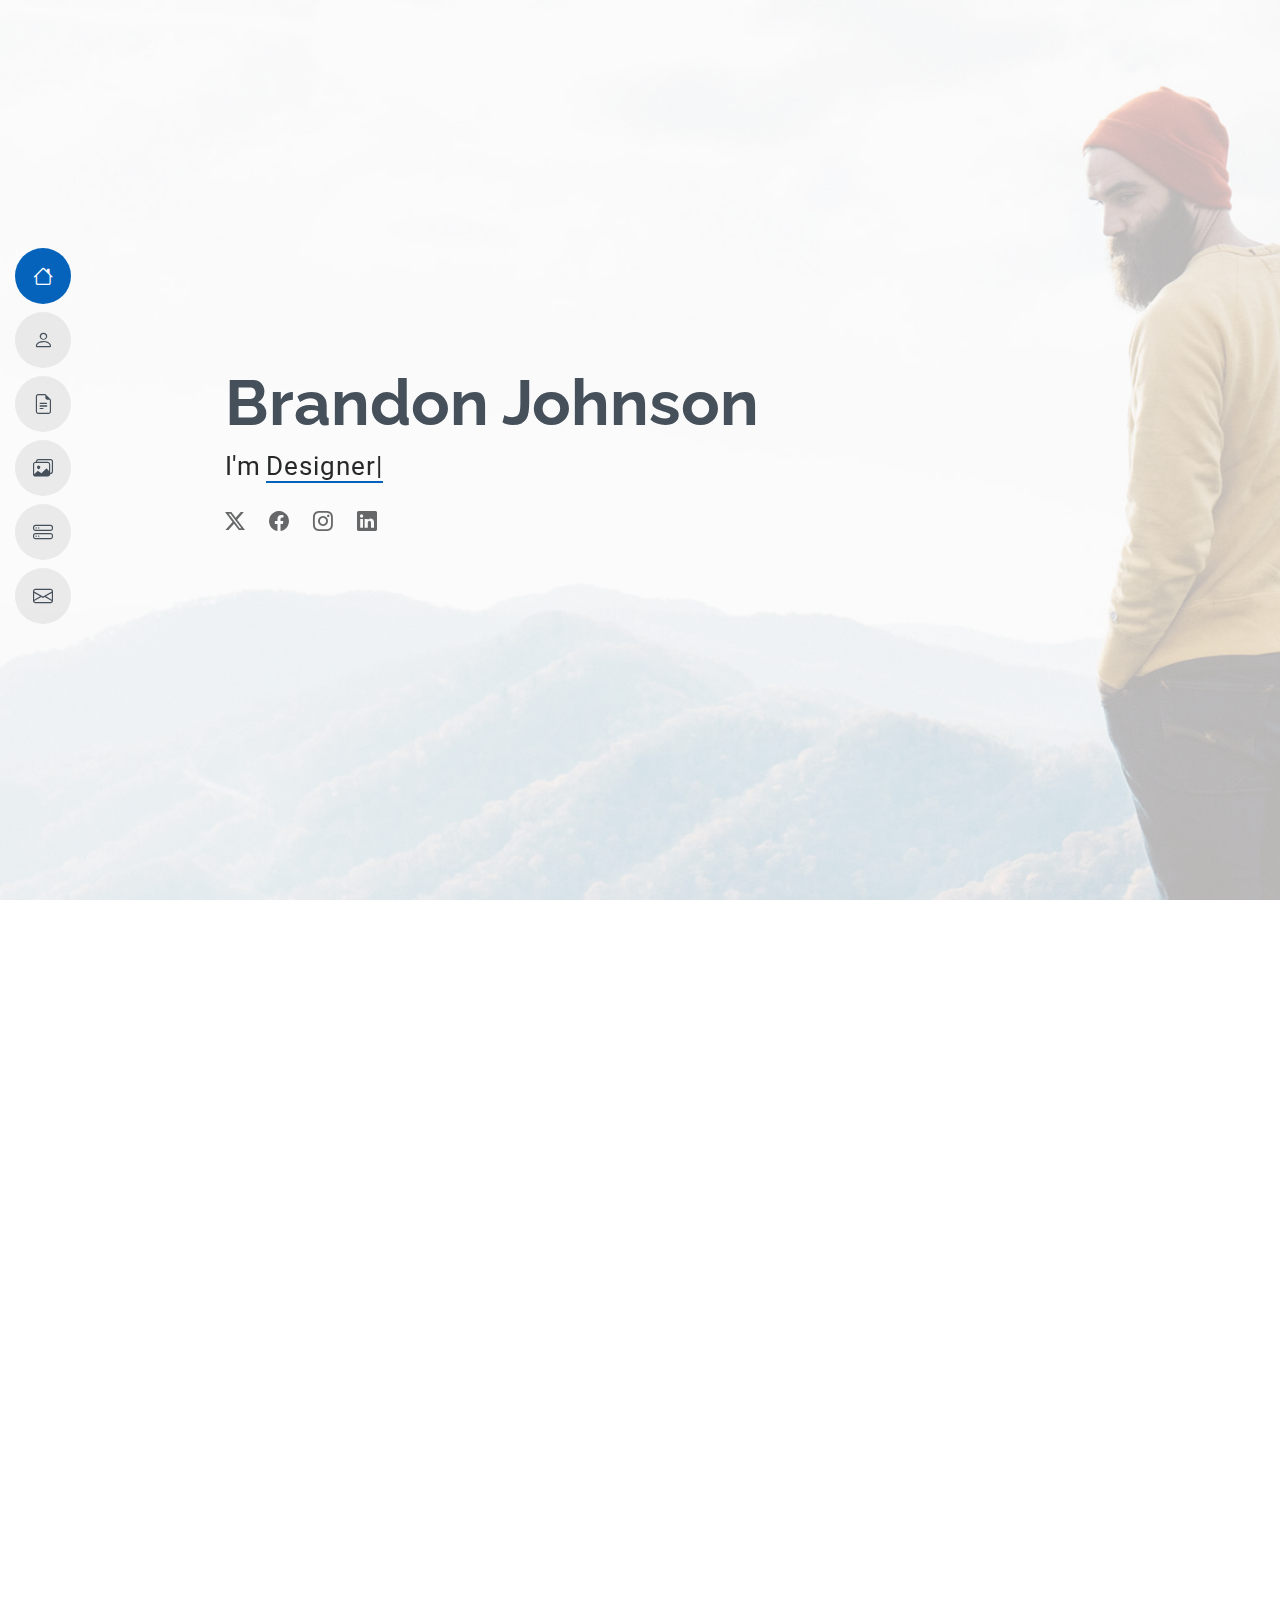
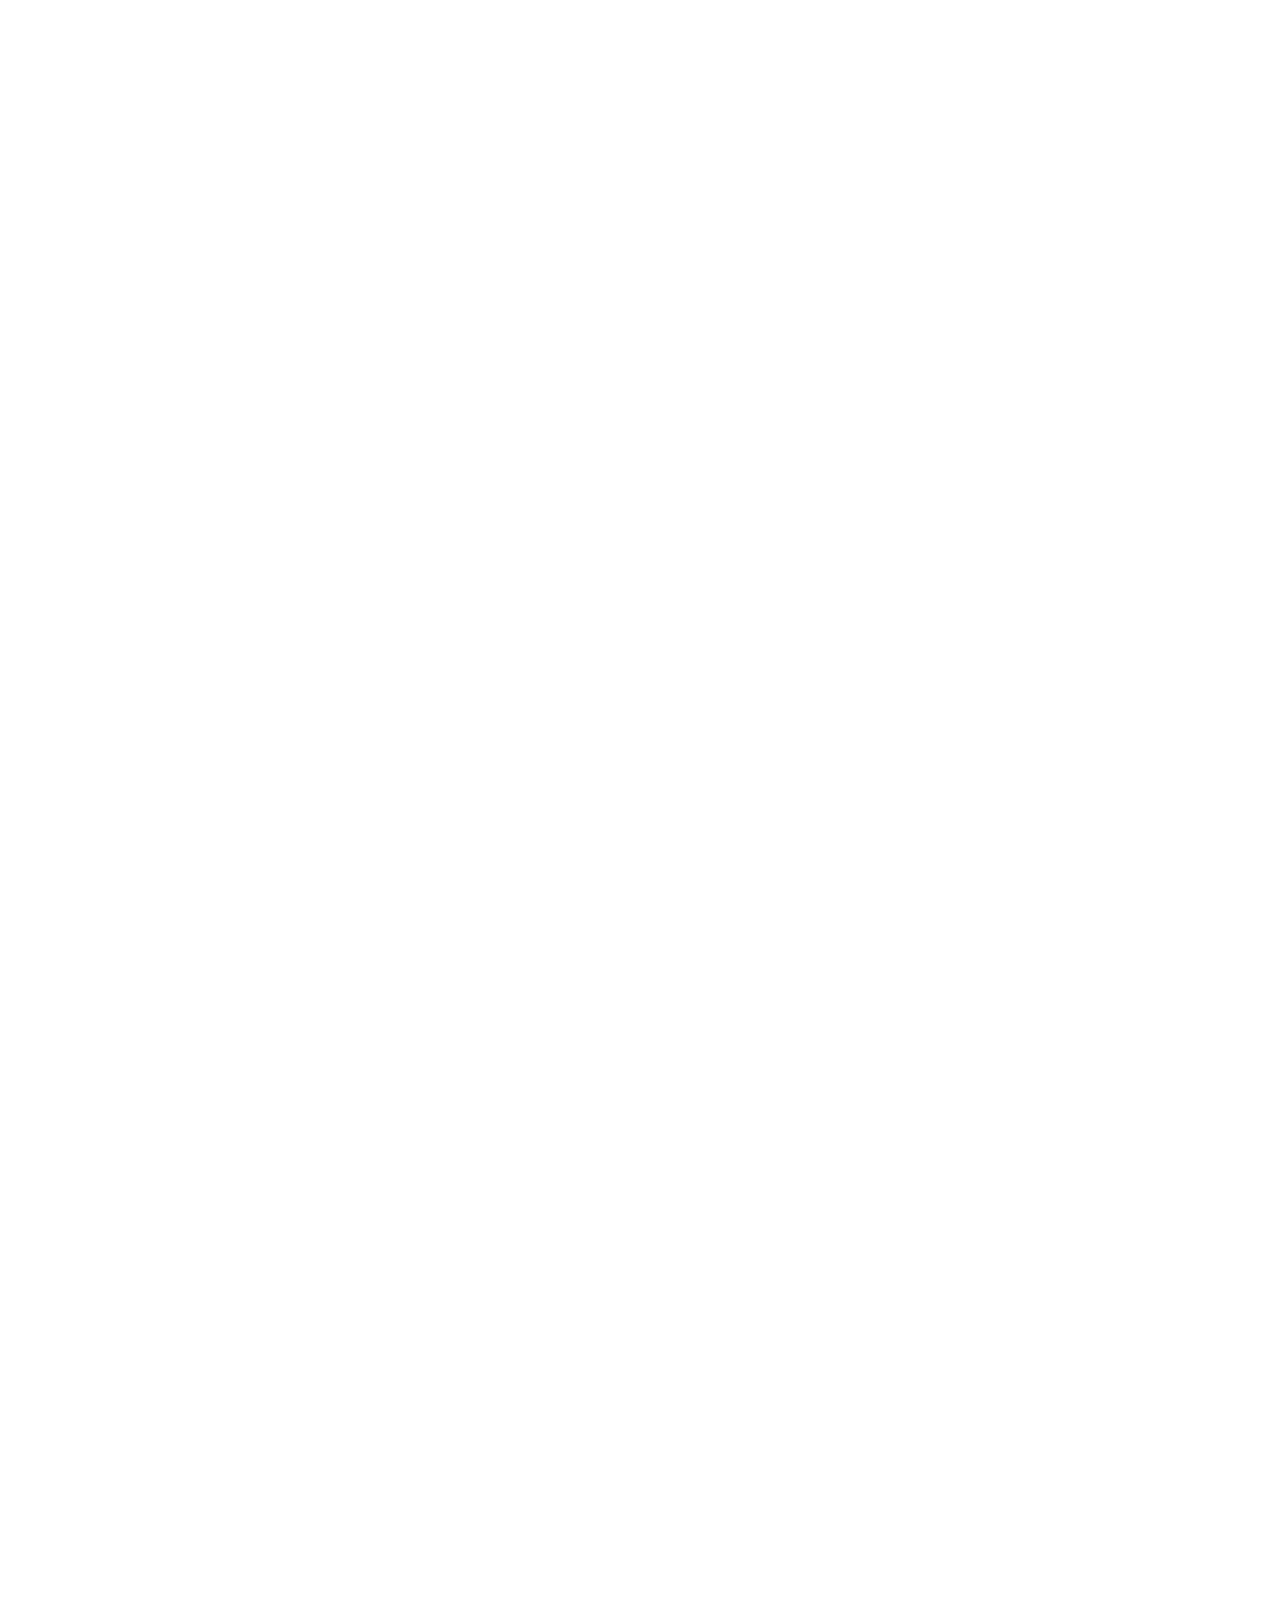
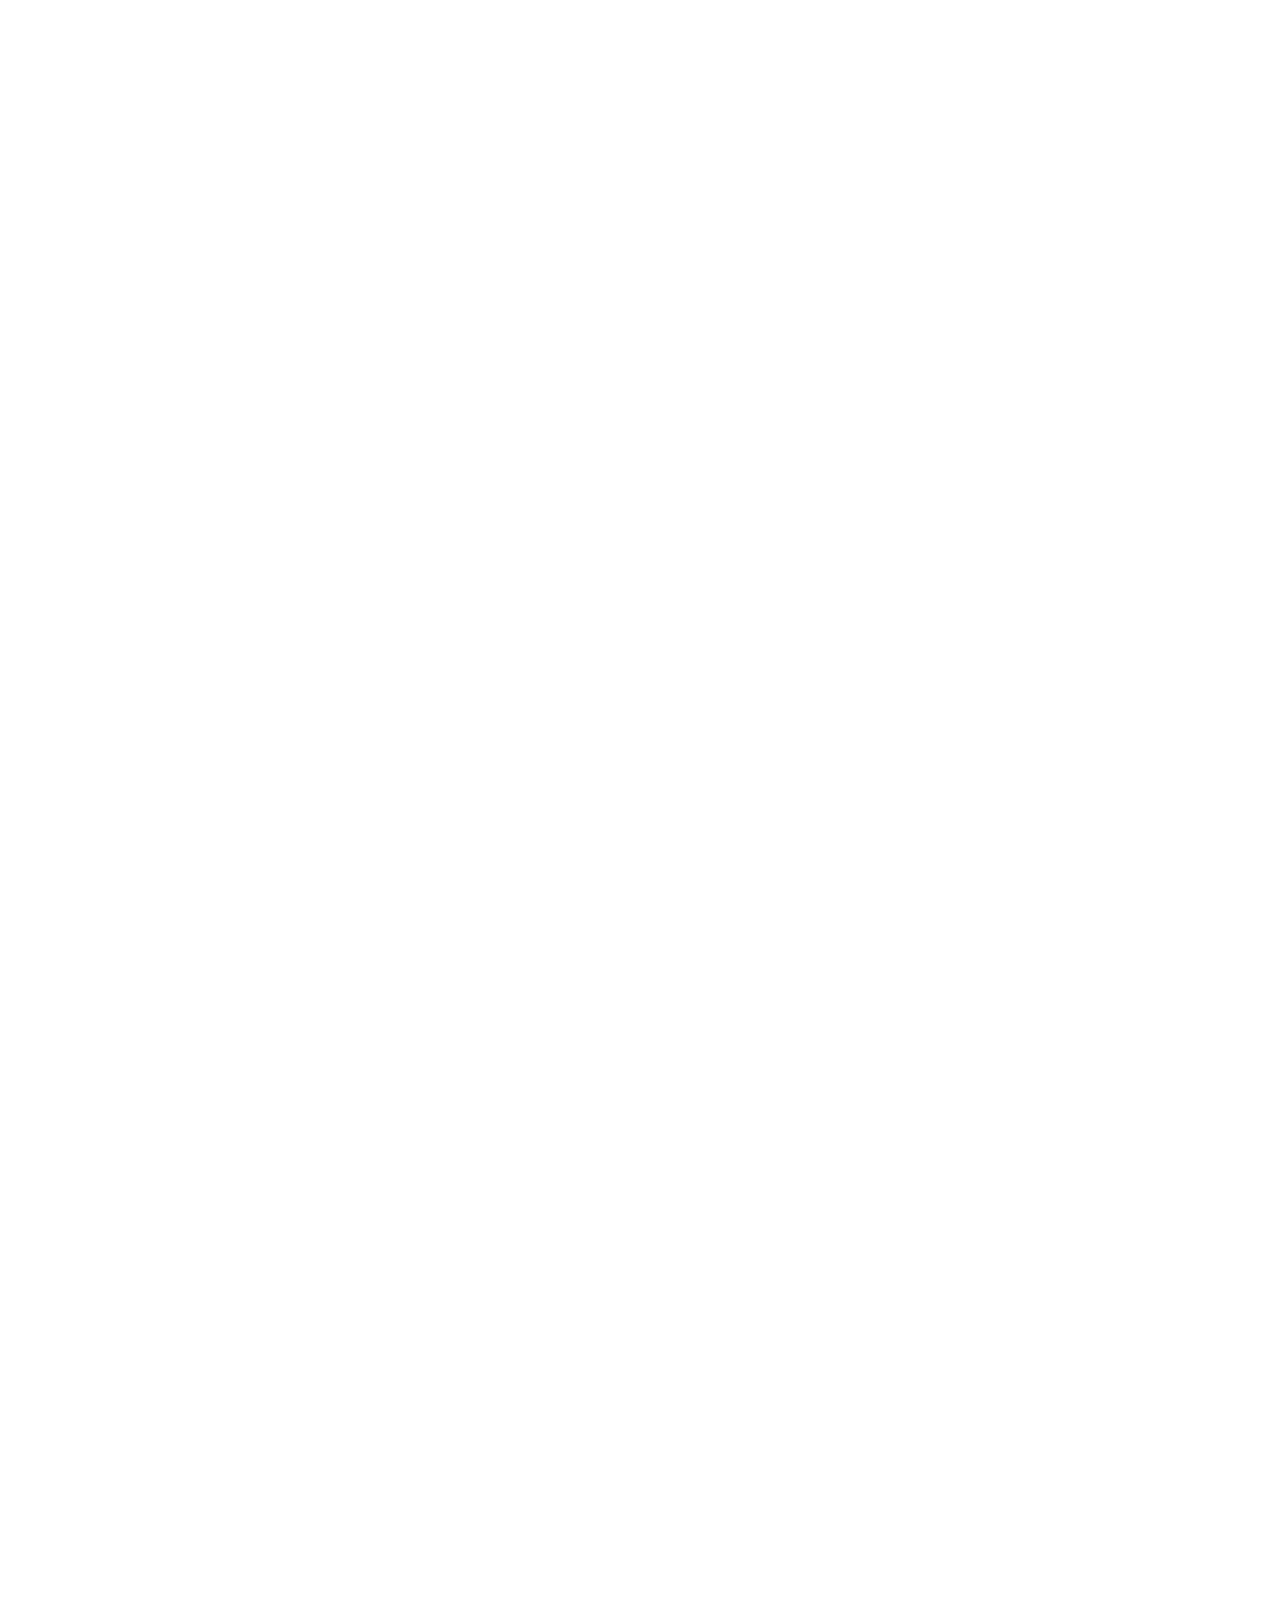
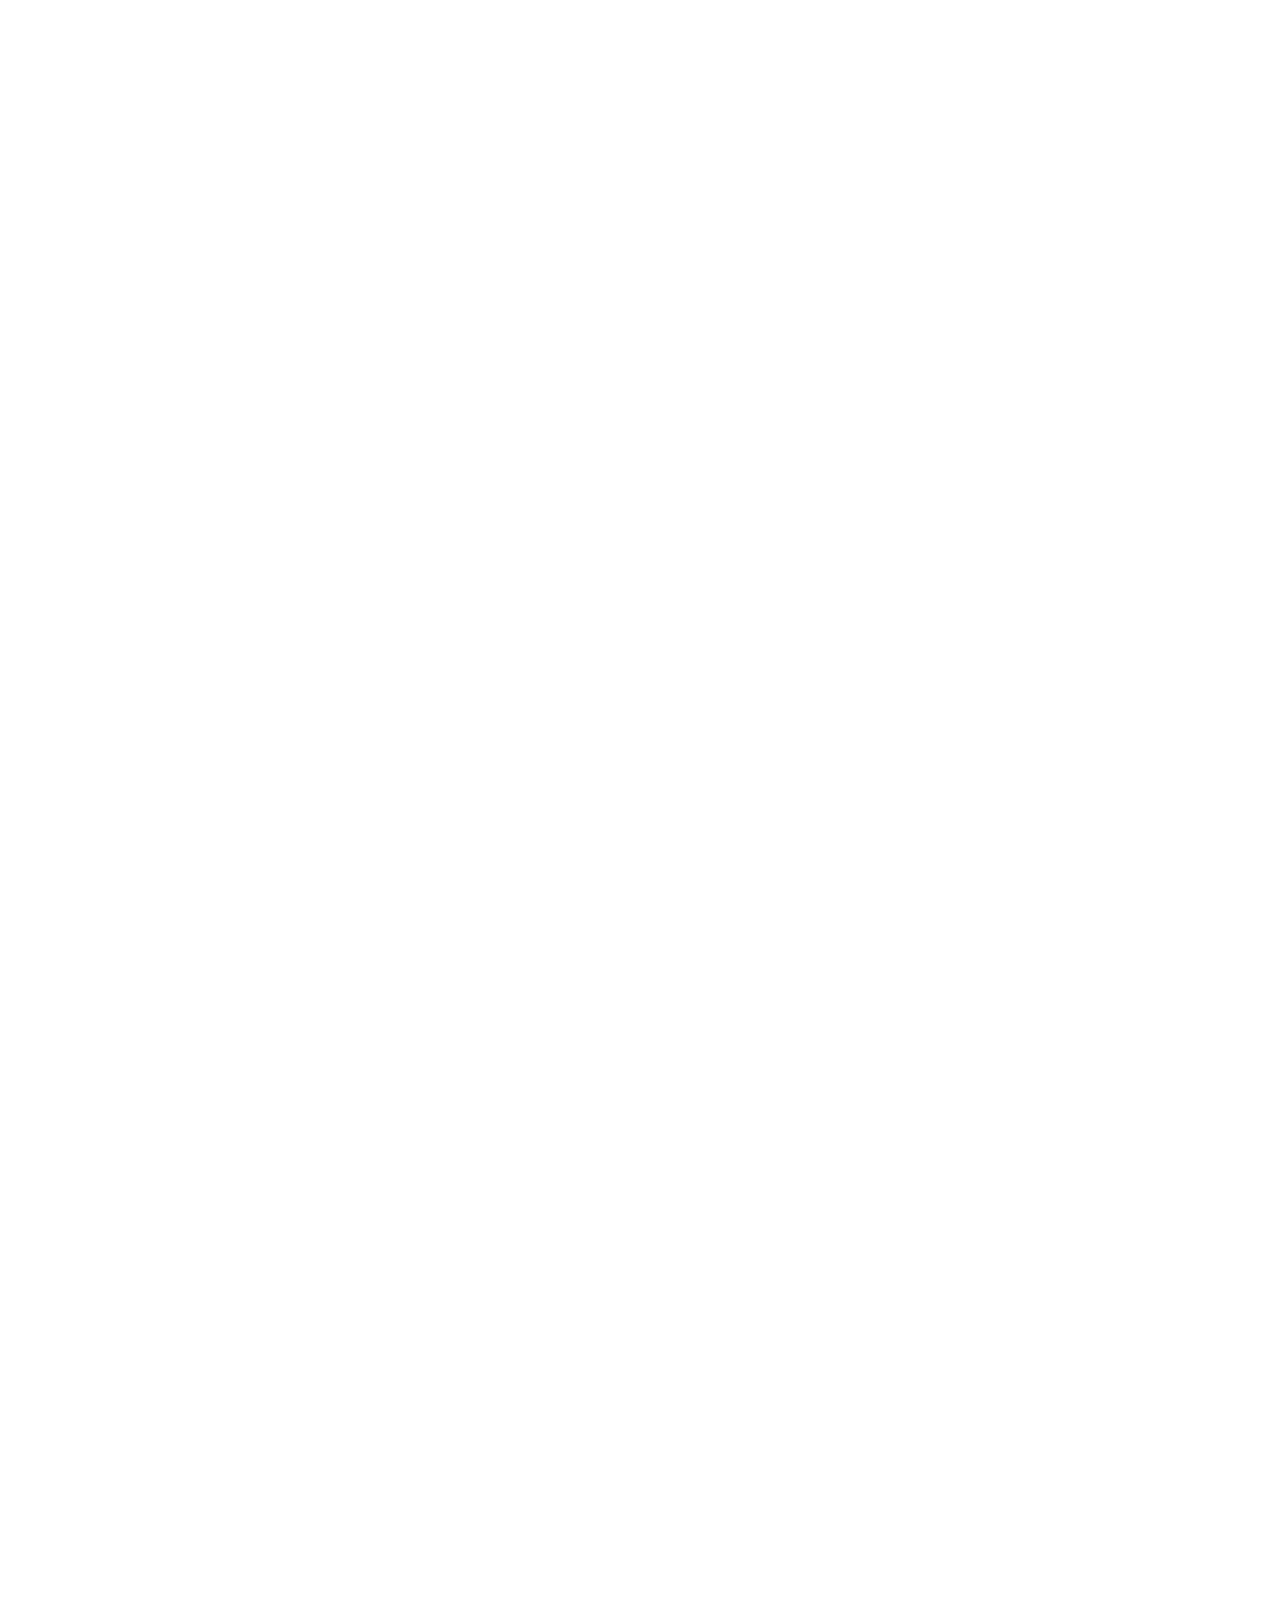
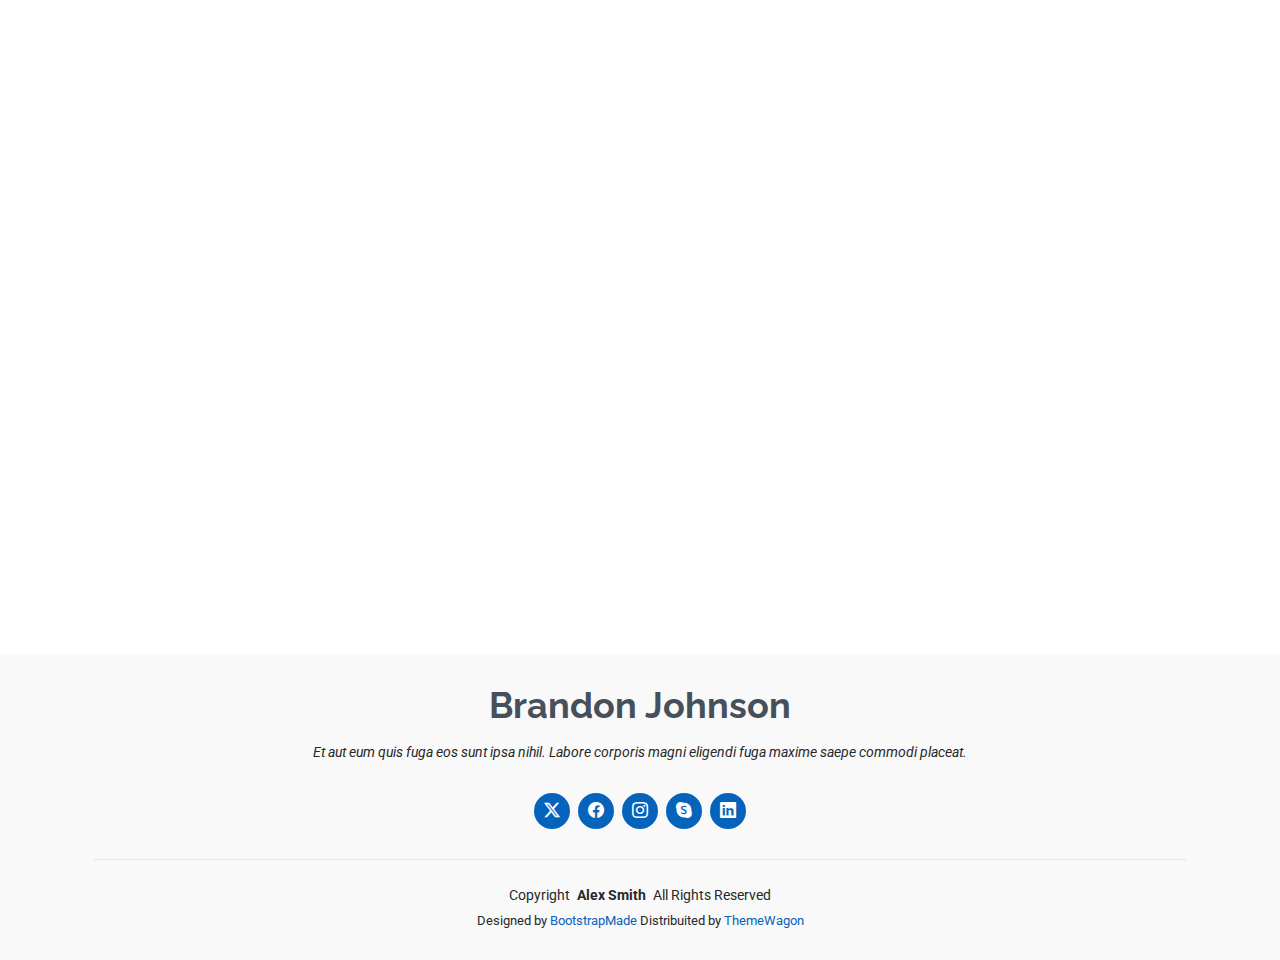
<file: MyResume-1.0.0/index.html>
<!DOCTYPE html>
<html lang="en">

<head>
  <meta charset="utf-8">
  <meta content="width=device-width, initial-scale=1.0" name="viewport">
  <title>Index - MyResume Bootstrap Template</title>
  <meta content="" name="description">
  <meta content="" name="keywords">

  <!-- Favicons -->
  <link href="assets/img/favicon.png" rel="icon">
  <link href="assets/img/apple-touch-icon.png" rel="apple-touch-icon">

  <!-- Fonts -->
  <link href="https://fonts.googleapis.com" rel="preconnect">
  <link href="https://fonts.gstatic.com" rel="preconnect" crossorigin>
  <link href="https://fonts.googleapis.com/css2?family=Roboto:ital,wght@0,100;0,300;0,400;0,500;0,700;0,900;1,100;1,300;1,400;1,500;1,700;1,900&family=Poppins:ital,wght@0,100;0,200;0,300;0,400;0,500;0,600;0,700;0,800;0,900;1,100;1,200;1,300;1,400;1,500;1,600;1,700;1,800;1,900&family=Raleway:ital,wght@0,100;0,200;0,300;0,400;0,500;0,600;0,700;0,800;0,900;1,100;1,200;1,300;1,400;1,500;1,600;1,700;1,800;1,900&display=swap" rel="stylesheet">

  <!-- Vendor CSS Files -->
  <link href="assets/vendor/bootstrap/css/bootstrap.min.css" rel="stylesheet">
  <link href="assets/vendor/bootstrap-icons/bootstrap-icons.css" rel="stylesheet">
  <link href="assets/vendor/aos/aos.css" rel="stylesheet">
  <link href="assets/vendor/glightbox/css/glightbox.min.css" rel="stylesheet">
  <link href="assets/vendor/swiper/swiper-bundle.min.css" rel="stylesheet">

  <!-- Main CSS File -->
  <link href="assets/css/main.css" rel="stylesheet">

  <!-- =======================================================
  * Template Name: MyResume
  * Template URL: https://bootstrapmade.com/free-html-bootstrap-template-my-resume/
  * Updated: Jun 29 2024 with Bootstrap v5.3.3
  * Author: BootstrapMade.com
  * License: https://bootstrapmade.com/license/
  ======================================================== -->
</head>

<body class="index-page">

  <header id="header" class="header d-flex flex-column justify-content-center">

    <i class="header-toggle d-xl-none bi bi-list"></i>

    <nav id="navmenu" class="navmenu">
      <ul>
        <li><a href="#hero" class="active"><i class="bi bi-house navicon"></i><span>Home</span></a></li>
        <li><a href="#about"><i class="bi bi-person navicon"></i><span>About</span></a></li>
        <li><a href="#resume"><i class="bi bi-file-earmark-text navicon"></i><span>Resume</span></a></li>
        <li><a href="#portfolio"><i class="bi bi-images navicon"></i><span>Portfolio</span></a></li>
        <li><a href="#services"><i class="bi bi-hdd-stack navicon"></i><span>Services</span></a></li>
        <li><a href="#contact"><i class="bi bi-envelope navicon"></i><span>Contact</span></a></li>
      </ul>
    </nav>

  </header>

  <main class="main">

    <!-- Hero Section -->
    <section id="hero" class="hero section light-background">

      <img src="assets/img/hero-bg.jpg" alt="">

      <div class="container" data-aos="zoom-out">
        <div class="row justify-content-center">
          <div class="col-lg-9">
            <h2>Brandon Johnson</h2>
            <p>I'm <span class="typed" data-typed-items="Designer, Developer, Freelancer, Photographer">Designer</span><span class="typed-cursor typed-cursor--blink" aria-hidden="true"></span></p>
            <div class="social-links">
              <a href="#"><i class="bi bi-twitter-x"></i></a>
              <a href="#"><i class="bi bi-facebook"></i></a>
              <a href="#"><i class="bi bi-instagram"></i></a>
              <a href="#"><i class="bi bi-linkedin"></i></a>
            </div>
          </div>
        </div>
      </div>

    </section><!-- /Hero Section -->

    <!-- About Section -->
    <section id="about" class="about section">

      <!-- Section Title -->
      <div class="container section-title" data-aos="fade-up">
        <h2>About</h2>
        <p>Magnam dolores commodi suscipit. Necessitatibus eius consequatur ex aliquid fuga eum quidem. Sit sint consectetur velit. Quisquam quos quisquam cupiditate. Et nemo qui impedit suscipit alias ea. Quia fugiat sit in iste officiis commodi quidem hic quas.</p>
      </div><!-- End Section Title -->

      <div class="container" data-aos="fade-up" data-aos-delay="100">

        <div class="row gy-4 justify-content-center">
          <div class="col-lg-4">
            <img src="assets/img/profile-img.jpg" class="img-fluid" alt="">
          </div>
          <div class="col-lg-8 content">
            <h2>UI/UX Designer &amp; Web Developer.</h2>
            <p class="fst-italic py-3">
              Lorem ipsum dolor sit amet, consectetur adipiscing elit, sed do eiusmod tempor incididunt ut labore et dolore
              magna aliqua.
            </p>
            <div class="row">
              <div class="col-lg-6">
                <ul>
                  <li><i class="bi bi-chevron-right"></i> <strong>Birthday:</strong> <span>1 May 1995</span></li>
                  <li><i class="bi bi-chevron-right"></i> <strong>Website:</strong> <span>www.example.com</span></li>
                  <li><i class="bi bi-chevron-right"></i> <strong>Phone:</strong> <span>+123 456 7890</span></li>
                  <li><i class="bi bi-chevron-right"></i> <strong>City:</strong> <span>New York, USA</span></li>
                </ul>
              </div>
              <div class="col-lg-6">
                <ul>
                  <li><i class="bi bi-chevron-right"></i> <strong>Age:</strong> <span>30</span></li>
                  <li><i class="bi bi-chevron-right"></i> <strong>Degree:</strong> <span>Master</span></li>
                  <li><i class="bi bi-chevron-right"></i> <strong>Email:</strong> <span>email@example.com</span></li>
                  <li><i class="bi bi-chevron-right"></i> <strong>Freelance:</strong> <span>Available</span></li>
                </ul>
              </div>
            </div>
            <p class="py-3">
              Officiis eligendi itaque labore et dolorum mollitia officiis optio vero. Quisquam sunt adipisci omnis et ut. Nulla accusantium dolor incidunt officia tempore. Et eius omnis.
              Cupiditate ut dicta maxime officiis quidem quia. Sed et consectetur qui quia repellendus itaque neque.
            </p>
          </div>
        </div>

      </div>

    </section><!-- /About Section -->

    <!-- Stats Section -->
    <section id="stats" class="stats section">

      <div class="container" data-aos="fade-up" data-aos-delay="100">

        <div class="row gy-4">

          <div class="col-lg-3 col-md-6 d-flex flex-column align-items-center">
            <i class="bi bi-emoji-smile"></i>
            <div class="stats-item">
              <span data-purecounter-start="0" data-purecounter-end="232" data-purecounter-duration="1" class="purecounter"></span>
              <p>Happy Clients</p>
            </div>
          </div><!-- End Stats Item -->

          <div class="col-lg-3 col-md-6 d-flex flex-column align-items-center">
            <i class="bi bi-journal-richtext"></i>
            <div class="stats-item">
              <span data-purecounter-start="0" data-purecounter-end="521" data-purecounter-duration="1" class="purecounter"></span>
              <p>Projects</p>
            </div>
          </div><!-- End Stats Item -->

          <div class="col-lg-3 col-md-6 d-flex flex-column align-items-center">
            <i class="bi bi-headset"></i>
            <div class="stats-item">
              <span data-purecounter-start="0" data-purecounter-end="1463" data-purecounter-duration="1" class="purecounter"></span>
              <p>Hours Of Support</p>
            </div>
          </div><!-- End Stats Item -->

          <div class="col-lg-3 col-md-6 d-flex flex-column align-items-center">
            <i class="bi bi-people"></i>
            <div class="stats-item">
              <span data-purecounter-start="0" data-purecounter-end="15" data-purecounter-duration="1" class="purecounter"></span>
              <p>Hard Workers</p>
            </div>
          </div><!-- End Stats Item -->

        </div>

      </div>

    </section><!-- /Stats Section -->

    <!-- Skills Section -->
    <section id="skills" class="skills section">

      <!-- Section Title -->
      <div class="container section-title" data-aos="fade-up">
        <h2>Skills</h2>
        <p>Necessitatibus eius consequatur ex aliquid fuga eum quidem sint consectetur velit</p>
      </div><!-- End Section Title -->

      <div class="container" data-aos="fade-up" data-aos-delay="100">

        <div class="row skills-content skills-animation">

          <div class="col-lg-6">

            <div class="progress">
              <span class="skill"><span>HTML</span> <i class="val">100%</i></span>
              <div class="progress-bar-wrap">
                <div class="progress-bar" role="progressbar" aria-valuenow="100" aria-valuemin="0" aria-valuemax="100"></div>
              </div>
            </div><!-- End Skills Item -->

            <div class="progress">
              <span class="skill"><span>CSS</span> <i class="val">90%</i></span>
              <div class="progress-bar-wrap">
                <div class="progress-bar" role="progressbar" aria-valuenow="90" aria-valuemin="0" aria-valuemax="100"></div>
              </div>
            </div><!-- End Skills Item -->

            <div class="progress">
              <span class="skill"><span>JavaScript</span> <i class="val">75%</i></span>
              <div class="progress-bar-wrap">
                <div class="progress-bar" role="progressbar" aria-valuenow="75" aria-valuemin="0" aria-valuemax="100"></div>
              </div>
            </div><!-- End Skills Item -->

          </div>

          <div class="col-lg-6">

            <div class="progress">
              <span class="skill"><span>PHP</span> <i class="val">80%</i></span>
              <div class="progress-bar-wrap">
                <div class="progress-bar" role="progressbar" aria-valuenow="80" aria-valuemin="0" aria-valuemax="100"></div>
              </div>
            </div><!-- End Skills Item -->

            <div class="progress">
              <span class="skill"><span>WordPress/CMS</span> <i class="val">90%</i></span>
              <div class="progress-bar-wrap">
                <div class="progress-bar" role="progressbar" aria-valuenow="90" aria-valuemin="0" aria-valuemax="100"></div>
              </div>
            </div><!-- End Skills Item -->

            <div class="progress">
              <span class="skill"><span>Photoshop</span> <i class="val">55%</i></span>
              <div class="progress-bar-wrap">
                <div class="progress-bar" role="progressbar" aria-valuenow="55" aria-valuemin="0" aria-valuemax="100"></div>
              </div>
            </div><!-- End Skills Item -->

          </div>

        </div>

      </div>

    </section><!-- /Skills Section -->

    <!-- Resume Section -->
    <section id="resume" class="resume section">

      <!-- Section Title -->
      <div class="container section-title" data-aos="fade-up">
        <h2>Resume</h2>
        <p>Magnam dolores commodi suscipit. Necessitatibus eius consequatur ex aliquid fuga eum quidem. Sit sint consectetur velit. Quisquam quos quisquam cupiditate. Et nemo qui impedit suscipit alias ea. Quia fugiat sit in iste officiis commodi quidem hic quas.</p>
      </div><!-- End Section Title -->

      <div class="container">

        <div class="row">

          <div class="col-lg-6" data-aos="fade-up" data-aos-delay="100">
            <h3 class="resume-title">Sumary</h3>

            <div class="resume-item pb-0">
              <h4>Brandon Johnson</h4>
              <p><em>Innovative and deadline-driven Graphic Designer with 3+ years of experience designing and developing user-centered digital/print marketing material from initial concept to final, polished deliverable.</em></p>
              <ul>
                <li>Portland par 127,Orlando, FL</li>
                <li>(123) 456-7891</li>
                <li>alice.barkley@example.com</li>
              </ul>
            </div><!-- Edn Resume Item -->

            <h3 class="resume-title">Education</h3>
            <div class="resume-item">
              <h4>Master of Fine Arts &amp; Graphic Design</h4>
              <h5>2015 - 2016</h5>
              <p><em>Rochester Institute of Technology, Rochester, NY</em></p>
              <p>Qui deserunt veniam. Et sed aliquam labore tempore sed quisquam iusto autem sit. Ea vero voluptatum qui ut dignissimos deleniti nerada porti sand markend</p>
            </div><!-- Edn Resume Item -->

            <div class="resume-item">
              <h4>Bachelor of Fine Arts &amp; Graphic Design</h4>
              <h5>2010 - 2014</h5>
              <p><em>Rochester Institute of Technology, Rochester, NY</em></p>
              <p>Quia nobis sequi est occaecati aut. Repudiandae et iusto quae reiciendis et quis Eius vel ratione eius unde vitae rerum voluptates asperiores voluptatem Earum molestiae consequatur neque etlon sader mart dila</p>
            </div><!-- Edn Resume Item -->

          </div>

          <div class="col-lg-6" data-aos="fade-up" data-aos-delay="200">
            <h3 class="resume-title">Professional Experience</h3>
            <div class="resume-item">
              <h4>Senior graphic design specialist</h4>
              <h5>2019 - Present</h5>
              <p><em>Experion, New York, NY </em></p>
              <ul>
                <li>Lead in the design, development, and implementation of the graphic, layout, and production communication materials</li>
                <li>Delegate tasks to the 7 members of the design team and provide counsel on all aspects of the project. </li>
                <li>Supervise the assessment of all graphic materials in order to ensure quality and accuracy of the design</li>
                <li>Oversee the efficient use of production project budgets ranging from $2,000 - $25,000</li>
              </ul>
            </div><!-- Edn Resume Item -->

            <div class="resume-item">
              <h4>Graphic design specialist</h4>
              <h5>2017 - 2018</h5>
              <p><em>Stepping Stone Advertising, New York, NY</em></p>
              <ul>
                <li>Developed numerous marketing programs (logos, brochures,infographics, presentations, and advertisements).</li>
                <li>Managed up to 5 projects or tasks at a given time while under pressure</li>
                <li>Recommended and consulted with clients on the most appropriate graphic design</li>
                <li>Created 4+ design presentations and proposals a month for clients and account managers</li>
              </ul>
            </div><!-- Edn Resume Item -->

          </div>

        </div>

      </div>

    </section><!-- /Resume Section -->

    <!-- Portfolio Section -->
    <section id="portfolio" class="portfolio section">

      <!-- Section Title -->
      <div class="container section-title" data-aos="fade-up">
        <h2>Portfolio</h2>
        <p>Magnam dolores commodi suscipit. Necessitatibus eius consequatur ex aliquid fuga eum quidem. Sit sint consectetur velit. Quisquam quos quisquam cupiditate. Et nemo qui impedit suscipit alias ea. Quia fugiat sit in iste officiis commodi quidem hic quas.</p>
      </div><!-- End Section Title -->

      <div class="container">

        <div class="isotope-layout" data-default-filter="*" data-layout="masonry" data-sort="original-order">

          <ul class="portfolio-filters isotope-filters" data-aos="fade-up" data-aos-delay="100">
            <li data-filter="*" class="filter-active">All</li>
            <li data-filter=".filter-app">App</li>
            <li data-filter=".filter-product">Card</li>
            <li data-filter=".filter-branding">Web</li>
          </ul><!-- End Portfolio Filters -->

          <div class="row gy-4 isotope-container" data-aos="fade-up" data-aos-delay="200">

            <div class="col-lg-4 col-md-6 portfolio-item isotope-item filter-app">
              <img src="assets/img/masonry-portfolio/masonry-portfolio-1.jpg" class="img-fluid" alt="">
              <div class="portfolio-info">
                <h4>App 1</h4>
                <p>Lorem ipsum, dolor sit</p>
                <a href="assets/img/masonry-portfolio/masonry-portfolio-1.jpg" title="App 1" data-gallery="portfolio-gallery-app" class="glightbox preview-link"><i class="bi bi-zoom-in"></i></a>
                <a href="portfolio-details.html" title="More Details" class="details-link"><i class="bi bi-link-45deg"></i></a>
              </div>
            </div><!-- End Portfolio Item -->

            <div class="col-lg-4 col-md-6 portfolio-item isotope-item filter-product">
              <img src="assets/img/masonry-portfolio/masonry-portfolio-2.jpg" class="img-fluid" alt="">
              <div class="portfolio-info">
                <h4>Product 1</h4>
                <p>Lorem ipsum, dolor sit</p>
                <a href="assets/img/masonry-portfolio/masonry-portfolio-2.jpg" title="Product 1" data-gallery="portfolio-gallery-product" class="glightbox preview-link"><i class="bi bi-zoom-in"></i></a>
                <a href="portfolio-details.html" title="More Details" class="details-link"><i class="bi bi-link-45deg"></i></a>
              </div>
            </div><!-- End Portfolio Item -->

            <div class="col-lg-4 col-md-6 portfolio-item isotope-item filter-branding">
              <img src="assets/img/masonry-portfolio/masonry-portfolio-3.jpg" class="img-fluid" alt="">
              <div class="portfolio-info">
                <h4>Branding 1</h4>
                <p>Lorem ipsum, dolor sit</p>
                <a href="assets/img/masonry-portfolio/masonry-portfolio-3.jpg" title="Branding 1" data-gallery="portfolio-gallery-branding" class="glightbox preview-link"><i class="bi bi-zoom-in"></i></a>
                <a href="portfolio-details.html" title="More Details" class="details-link"><i class="bi bi-link-45deg"></i></a>
              </div>
            </div><!-- End Portfolio Item -->

            <div class="col-lg-4 col-md-6 portfolio-item isotope-item filter-app">
              <img src="assets/img/masonry-portfolio/masonry-portfolio-4.jpg" class="img-fluid" alt="">
              <div class="portfolio-info">
                <h4>App 2</h4>
                <p>Lorem ipsum, dolor sit</p>
                <a href="assets/img/masonry-portfolio/masonry-portfolio-4.jpg" title="App 2" data-gallery="portfolio-gallery-app" class="glightbox preview-link"><i class="bi bi-zoom-in"></i></a>
                <a href="portfolio-details.html" title="More Details" class="details-link"><i class="bi bi-link-45deg"></i></a>
              </div>
            </div><!-- End Portfolio Item -->

            <div class="col-lg-4 col-md-6 portfolio-item isotope-item filter-product">
              <img src="assets/img/masonry-portfolio/masonry-portfolio-5.jpg" class="img-fluid" alt="">
              <div class="portfolio-info">
                <h4>Product 2</h4>
                <p>Lorem ipsum, dolor sit</p>
                <a href="assets/img/masonry-portfolio/masonry-portfolio-5.jpg" title="Product 2" data-gallery="portfolio-gallery-product" class="glightbox preview-link"><i class="bi bi-zoom-in"></i></a>
                <a href="portfolio-details.html" title="More Details" class="details-link"><i class="bi bi-link-45deg"></i></a>
              </div>
            </div><!-- End Portfolio Item -->

            <div class="col-lg-4 col-md-6 portfolio-item isotope-item filter-branding">
              <img src="assets/img/masonry-portfolio/masonry-portfolio-6.jpg" class="img-fluid" alt="">
              <div class="portfolio-info">
                <h4>Branding 2</h4>
                <p>Lorem ipsum, dolor sit</p>
                <a href="assets/img/masonry-portfolio/masonry-portfolio-6.jpg" title="Branding 2" data-gallery="portfolio-gallery-branding" class="glightbox preview-link"><i class="bi bi-zoom-in"></i></a>
                <a href="portfolio-details.html" title="More Details" class="details-link"><i class="bi bi-link-45deg"></i></a>
              </div>
            </div><!-- End Portfolio Item -->

            <div class="col-lg-4 col-md-6 portfolio-item isotope-item filter-app">
              <img src="assets/img/masonry-portfolio/masonry-portfolio-7.jpg" class="img-fluid" alt="">
              <div class="portfolio-info">
                <h4>App 3</h4>
                <p>Lorem ipsum, dolor sit</p>
                <a href="assets/img/masonry-portfolio/masonry-portfolio-7.jpg" title="App 3" data-gallery="portfolio-gallery-app" class="glightbox preview-link"><i class="bi bi-zoom-in"></i></a>
                <a href="portfolio-details.html" title="More Details" class="details-link"><i class="bi bi-link-45deg"></i></a>
              </div>
            </div><!-- End Portfolio Item -->

            <div class="col-lg-4 col-md-6 portfolio-item isotope-item filter-product">
              <img src="assets/img/masonry-portfolio/masonry-portfolio-8.jpg" class="img-fluid" alt="">
              <div class="portfolio-info">
                <h4>Product 3</h4>
                <p>Lorem ipsum, dolor sit</p>
                <a href="assets/img/masonry-portfolio/masonry-portfolio-8.jpg" title="Product 3" data-gallery="portfolio-gallery-product" class="glightbox preview-link"><i class="bi bi-zoom-in"></i></a>
                <a href="portfolio-details.html" title="More Details" class="details-link"><i class="bi bi-link-45deg"></i></a>
              </div>
            </div><!-- End Portfolio Item -->

            <div class="col-lg-4 col-md-6 portfolio-item isotope-item filter-branding">
              <img src="assets/img/masonry-portfolio/masonry-portfolio-9.jpg" class="img-fluid" alt="">
              <div class="portfolio-info">
                <h4>Branding 3</h4>
                <p>Lorem ipsum, dolor sit</p>
                <a href="assets/img/masonry-portfolio/masonry-portfolio-9.jpg" title="Branding 2" data-gallery="portfolio-gallery-branding" class="glightbox preview-link"><i class="bi bi-zoom-in"></i></a>
                <a href="portfolio-details.html" title="More Details" class="details-link"><i class="bi bi-link-45deg"></i></a>
              </div>
            </div><!-- End Portfolio Item -->

          </div><!-- End Portfolio Container -->

        </div>

      </div>

    </section><!-- /Portfolio Section -->

    <!-- Services Section -->
    <section id="services" class="services section">

      <!-- Section Title -->
      <div class="container section-title" data-aos="fade-up">
        <h2>Services</h2>
        <p>Magnam dolores commodi suscipit. Necessitatibus eius consequatur ex aliquid fuga eum quidem. Sit sint consectetur velit. Quisquam quos quisquam cupiditate. Et nemo qui impedit suscipit alias ea. Quia fugiat sit in iste officiis commodi quidem hic quas.</p>
      </div><!-- End Section Title -->

      <div class="container">

        <div class="row gy-4">

          <div class="col-lg-4 col-md-6" data-aos="fade-up" data-aos-delay="100">
            <div class="service-item item-cyan position-relative">
              <div class="icon">
                <svg width="100" height="100" viewBox="0 0 600 600" xmlns="http://www.w3.org/2000/svg">
                  <path stroke="none" stroke-width="0" fill="#f5f5f5" d="M300,521.0016835830174C376.1290562159157,517.8887921683347,466.0731472004068,529.7835943286574,510.70327084640275,468.03025145048787C554.3714126377745,407.6079735673963,508.03601936045806,328.9844924480964,491.2728898941984,256.3432110539036C474.5976632858925,184.082847569629,479.9380746630129,96.60480741107993,416.23090153303,58.64404602377083C348.86323505073057,18.502131276798302,261.93793281208167,40.57373210992963,193.5410806939664,78.93577620505333C130.42746243093433,114.334589627462,98.30271207620316,179.96522072025542,76.75703585869454,249.04625023123273C51.97151888228291,328.5150500222984,13.704378332031375,421.85034740162234,66.52175969318436,486.19268352777647C119.04800174914682,550.1803526380478,217.28368757567262,524.383925680826,300,521.0016835830174"></path>
                </svg>
                <i class="bi bi-activity"></i>
              </div>
              <a href="#" class="stretched-link">
                <h3>Nesciunt Mete</h3>
              </a>
              <p>Provident nihil minus qui consequatur non omnis maiores. Eos accusantium minus dolores iure perferendis tempore et consequatur.</p>
            </div>
          </div><!-- End Service Item -->

          <div class="col-lg-4 col-md-6" data-aos="fade-up" data-aos-delay="200">
            <div class="service-item item-orange position-relative">
              <div class="icon">
                <svg width="100" height="100" viewBox="0 0 600 600" xmlns="http://www.w3.org/2000/svg">
                  <path stroke="none" stroke-width="0" fill="#f5f5f5" d="M300,582.0697525312426C382.5290701553225,586.8405444964366,449.9789794690241,525.3245884688669,502.5850820975895,461.55621195738473C556.606425686781,396.0723002908107,615.8543463187945,314.28637112970534,586.6730223649479,234.56875336149918C558.9533121215079,158.8439757836574,454.9685369536778,164.00468322053177,381.49747125262974,130.76875717737553C312.15926192815925,99.40240125094834,248.97055460311594,18.661163978235184,179.8680185752513,50.54337015887873C110.5421016452524,82.52863877960104,119.82277516462835,180.83849132639028,109.12597500060166,256.43424936330496C100.08760227029461,320.3096726198365,92.17705696193138,384.0621239912766,124.79988738764834,439.7174275375508C164.83382741302287,508.01625554203684,220.96474134820875,577.5009287672846,300,582.0697525312426"></path>
                </svg>
                <i class="bi bi-broadcast"></i>
              </div>
              <a href="#" class="stretched-link">
                <h3>Eosle Commodi</h3>
              </a>
              <p>Ut autem aut autem non a. Sint sint sit facilis nam iusto sint. Libero corrupti neque eum hic non ut nesciunt dolorem.</p>
            </div>
          </div><!-- End Service Item -->

          <div class="col-lg-4 col-md-6" data-aos="fade-up" data-aos-delay="300">
            <div class="service-item item-teal position-relative">
              <div class="icon">
                <svg width="100" height="100" viewBox="0 0 600 600" xmlns="http://www.w3.org/2000/svg">
                  <path stroke="none" stroke-width="0" fill="#f5f5f5" d="M300,541.5067337569781C382.14930387511276,545.0595476570109,479.8736841581634,548.3450877840088,526.4010558755058,480.5488172755941C571.5218469581645,414.80211281144784,517.5187510058486,332.0715597781072,496.52539010469104,255.14436215662573C477.37192572678356,184.95920475031193,473.57363656557914,105.61284051026155,413.0603344069578,65.22779650032875C343.27470386102294,18.654635553484475,251.2091493199835,5.337323636656869,175.0934190732945,40.62881213300186C97.87086631185822,76.43348514350839,51.98124368387456,156.15599469081315,36.44837278890362,239.84606092416172C21.716077023791087,319.22268207091537,43.775223500013084,401.1760424656574,96.891909868211,461.97329694683043C147.22146801428983,519.5804099606455,223.5754009179313,538.201503339737,300,541.5067337569781"></path>
                </svg>
                <i class="bi bi-easel"></i>
              </div>
              <a href="#" class="stretched-link">
                <h3>Ledo Markt</h3>
              </a>
              <p>Ut excepturi voluptatem nisi sed. Quidem fuga consequatur. Minus ea aut. Vel qui id voluptas adipisci eos earum corrupti.</p>
            </div>
          </div><!-- End Service Item -->

          <div class="col-lg-4 col-md-6" data-aos="fade-up" data-aos-delay="400">
            <div class="service-item item-red position-relative">
              <div class="icon">
                <svg width="100" height="100" viewBox="0 0 600 600" xmlns="http://www.w3.org/2000/svg">
                  <path stroke="none" stroke-width="0" fill="#f5f5f5" d="M300,503.46388370962813C374.79870501325706,506.71871716319447,464.8034551963731,527.1746412648533,510.4981551193396,467.86667711651364C555.9287308511215,408.9015244558933,512.6030010748507,327.5744911775523,490.211057578863,256.5855673507754C471.097692560561,195.9906835881958,447.69079081568157,138.11976852964426,395.19560036434837,102.3242989838813C329.3053358748298,57.3949838291264,248.02791733380457,8.279543830951368,175.87071277845988,42.242879143198664C103.41431057327972,76.34704239035025,93.79494320519305,170.9812938413882,81.28167332365135,250.07896920659033C70.17666984294237,320.27484674793965,64.84698225790005,396.69656628748305,111.28512138212992,450.4950937839243C156.20124167950087,502.5303643271138,231.32542653798444,500.4755392045468,300,503.46388370962813"></path>
                </svg>
                <i class="bi bi-bounding-box-circles"></i>
              </div>
              <a href="#" class="stretched-link">
                <h3>Asperiores Commodit</h3>
              </a>
              <p>Non et temporibus minus omnis sed dolor esse consequatur. Cupiditate sed error ea fuga sit provident adipisci neque.</p>
              <a href="#" class="stretched-link"></a>
            </div>
          </div><!-- End Service Item -->

          <div class="col-lg-4 col-md-6" data-aos="fade-up" data-aos-delay="500">
            <div class="service-item item-indigo position-relative">
              <div class="icon">
                <svg width="100" height="100" viewBox="0 0 600 600" xmlns="http://www.w3.org/2000/svg">
                  <path stroke="none" stroke-width="0" fill="#f5f5f5" d="M300,532.3542879108572C369.38199826031484,532.3153073249985,429.10787420159085,491.63046689027357,474.5244479745417,439.17860296908856C522.8885846962883,383.3225815378663,569.1668002868075,314.3205725914397,550.7432151929288,242.7694973846089C532.6665558377875,172.5657663291529,456.2379748765914,142.6223662098291,390.3689995646985,112.34683881706744C326.66090330228417,83.06452184765237,258.84405631176094,53.51806209861945,193.32584062364296,78.48882559362697C121.61183558270385,105.82097193414197,62.805066853699245,167.19869350419734,48.57481801355237,242.6138429142374C34.843463184063346,315.3850353017275,76.69343916112496,383.4422959591041,125.22947124332185,439.3748458443577C170.7312796277747,491.8107796887764,230.57421082200815,532.3932930995766,300,532.3542879108572"></path>
                </svg>
                <i class="bi bi-calendar4-week icon"></i>
              </div>
              <a href="#" class="stretched-link">
                <h3>Velit Doloremque</h3>
              </a>
              <p>Cumque et suscipit saepe. Est maiores autem enim facilis ut aut ipsam corporis aut. Sed animi at autem alias eius labore.</p>
              <a href="#" class="stretched-link"></a>
            </div>
          </div><!-- End Service Item -->

          <div class="col-lg-4 col-md-6" data-aos="fade-up" data-aos-delay="600">
            <div class="service-item item-pink position-relative">
              <div class="icon">
                <svg width="100" height="100" viewBox="0 0 600 600" xmlns="http://www.w3.org/2000/svg">
                  <path stroke="none" stroke-width="0" fill="#f5f5f5" d="M300,566.797414625762C385.7384707136149,576.1784315230908,478.7894351017131,552.8928747891023,531.9192734346935,484.94944893311C584.6109503024035,417.5663521118492,582.489472248146,322.67544863468447,553.9536738515405,242.03673114598146C529.1557734026468,171.96086150256528,465.24506316201064,127.66468636344209,395.9583748389544,100.7403814666027C334.2173773831606,76.7482773500951,269.4350130405921,84.62216499799875,207.1952322260088,107.2889140133804C132.92018162631612,134.33871894543012,41.79353780512637,160.00259165414826,22.644507872594943,236.69541883565114C3.319112789854554,314.0945973066697,72.72355303640163,379.243833228382,124.04198916343866,440.3218312028393C172.9286146004772,498.5055451809895,224.45579914871206,558.5317968840102,300,566.797414625762"></path>
                </svg>
                <i class="bi bi-chat-square-text"></i>
              </div>
              <a href="#" class="stretched-link">
                <h3>Dolori Architecto</h3>
              </a>
              <p>Hic molestias ea quibusdam eos. Fugiat enim doloremque aut neque non et debitis iure. Corrupti recusandae ducimus enim.</p>
              <a href="#" class="stretched-link"></a>
            </div>
          </div><!-- End Service Item -->

        </div>

      </div>

    </section><!-- /Services Section -->

    <!-- Testimonials Section -->
    <section id="testimonials" class="testimonials section">

      <!-- Section Title -->
      <div class="container section-title" data-aos="fade-up">
        <h2>Testimonials</h2>
        <p>Necessitatibus eius consequatur ex aliquid fuga eum quidem sint consectetur velit</p>
      </div><!-- End Section Title -->

      <div class="container" data-aos="fade-up" data-aos-delay="100">

        <div class="swiper init-swiper">
          <script type="application/json" class="swiper-config">
            {
              "loop": true,
              "speed": 600,
              "autoplay": {
                "delay": 5000
              },
              "slidesPerView": "auto",
              "pagination": {
                "el": ".swiper-pagination",
                "type": "bullets",
                "clickable": true
              }
            }
          </script>
          <div class="swiper-wrapper">

            <div class="swiper-slide">
              <div class="testimonial-item">
                <div class="row gy-4 justify-content-center">
                  <div class="col-lg-6">
                    <div class="testimonial-content">
                      <p>
                        <i class="bi bi-quote quote-icon-left"></i>
                        <span>Proin iaculis purus consequat sem cure digni ssim donec porttitora entum suscipit rhoncus. Accusantium quam, ultricies eget id, aliquam eget nibh et. Maecen aliquam, risus at semper.</span>
                        <i class="bi bi-quote quote-icon-right"></i>
                      </p>
                      <h3>Saul Goodman</h3>
                      <h4>Ceo &amp; Founder</h4>
                      <div class="stars">
                        <i class="bi bi-star-fill"></i><i class="bi bi-star-fill"></i><i class="bi bi-star-fill"></i><i class="bi bi-star-fill"></i><i class="bi bi-star-fill"></i>
                      </div>
                    </div>
                  </div>
                  <div class="col-lg-2 text-center">
                    <img src="assets/img/testimonials/testimonials-1.jpg" class="img-fluid testimonial-img" alt="">
                  </div>
                </div>
              </div>
            </div><!-- End testimonial item -->

            <div class="swiper-slide">
              <div class="testimonial-item">
                <div class="row gy-4 justify-content-center">
                  <div class="col-lg-6">
                    <div class="testimonial-content">
                      <p>
                        <i class="bi bi-quote quote-icon-left"></i>
                        <span>Export tempor illum tamen malis malis eram quae irure esse labore quem cillum quid cillum eram malis quorum velit fore eram velit sunt aliqua noster fugiat irure amet legam anim culpa.</span>
                        <i class="bi bi-quote quote-icon-right"></i>
                      </p>
                      <h3>Sara Wilsson</h3>
                      <h4>Designer</h4>
                      <div class="stars">
                        <i class="bi bi-star-fill"></i><i class="bi bi-star-fill"></i><i class="bi bi-star-fill"></i><i class="bi bi-star-fill"></i><i class="bi bi-star-fill"></i>
                      </div>
                    </div>
                  </div>
                  <div class="col-lg-2 text-center">
                    <img src="assets/img/testimonials/testimonials-2.jpg" class="img-fluid testimonial-img" alt="">
                  </div>
                </div>
              </div>
            </div><!-- End testimonial item -->

            <div class="swiper-slide">
              <div class="testimonial-item">
                <div class="row gy-4 justify-content-center">
                  <div class="col-lg-6">
                    <div class="testimonial-content">
                      <p>
                        <i class="bi bi-quote quote-icon-left"></i>
                        <span>Enim nisi quem export duis labore cillum quae magna enim sint quorum nulla quem veniam duis minim tempor labore quem eram duis noster aute amet eram fore quis sint minim.</span>
                        <i class="bi bi-quote quote-icon-right"></i>
                      </p>
                      <h3>Jena Karlis</h3>
                      <h4>Store Owner</h4>
                      <div class="stars">
                        <i class="bi bi-star-fill"></i><i class="bi bi-star-fill"></i><i class="bi bi-star-fill"></i><i class="bi bi-star-fill"></i><i class="bi bi-star-fill"></i>
                      </div>
                    </div>
                  </div>
                  <div class="col-lg-2 text-center">
                    <img src="assets/img/testimonials/testimonials-3.jpg" class="img-fluid testimonial-img" alt="">
                  </div>
                </div>
              </div>
            </div><!-- End testimonial item -->

            <div class="swiper-slide">
              <div class="testimonial-item">
                <div class="row gy-4 justify-content-center">
                  <div class="col-lg-6">
                    <div class="testimonial-content">
                      <p>
                        <i class="bi bi-quote quote-icon-left"></i>
                        <span>Fugiat enim eram quae cillum dolore dolor amet nulla culpa multos export minim fugiat minim velit minim dolor enim duis veniam ipsum anim magna sunt elit fore quem dolore labore illum veniam.</span>
                        <i class="bi bi-quote quote-icon-right"></i>
                      </p>
                      <h3>John Larson</h3>
                      <h4>Entrepreneur</h4>
                      <div class="stars">
                        <i class="bi bi-star-fill"></i><i class="bi bi-star-fill"></i><i class="bi bi-star-fill"></i><i class="bi bi-star-fill"></i><i class="bi bi-star-fill"></i>
                      </div>
                    </div>
                  </div>
                  <div class="col-lg-2 text-center">
                    <img src="assets/img/testimonials/testimonials-4.jpg" class="img-fluid testimonial-img" alt="">
                  </div>
                </div>
              </div>
            </div><!-- End testimonial item -->

          </div>
          <div class="swiper-pagination"></div>
        </div>

      </div>

    </section><!-- /Testimonials Section -->

    <!-- Contact Section -->
    <section id="contact" class="contact section">

      <!-- Section Title -->
      <div class="container section-title" data-aos="fade-up">
        <h2>Contact</h2>
        <p>Necessitatibus eius consequatur ex aliquid fuga eum quidem sint consectetur velit</p>
      </div><!-- End Section Title -->

      <div class="container" data-aos="fade" data-aos-delay="100">

        <div class="row gy-4">

          <div class="col-lg-4">
            <div class="info-item d-flex" data-aos="fade-up" data-aos-delay="200">
              <i class="bi bi-geo-alt flex-shrink-0"></i>
              <div>
                <h3>Address</h3>
                <p>A108 Adam Street, New York, NY 535022</p>
              </div>
            </div><!-- End Info Item -->

            <div class="info-item d-flex" data-aos="fade-up" data-aos-delay="300">
              <i class="bi bi-telephone flex-shrink-0"></i>
              <div>
                <h3>Call Us</h3>
                <p>+1 5589 55488 55</p>
              </div>
            </div><!-- End Info Item -->

            <div class="info-item d-flex" data-aos="fade-up" data-aos-delay="400">
              <i class="bi bi-envelope flex-shrink-0"></i>
              <div>
                <h3>Email Us</h3>
                <p>info@example.com</p>
              </div>
            </div><!-- End Info Item -->

          </div>

          <div class="col-lg-8">
            <form action="forms/contact.php" method="post" class="php-email-form" data-aos="fade-up" data-aos-delay="200">
              <div class="row gy-4">

                <div class="col-md-6">
                  <input type="text" name="name" class="form-control" placeholder="Your Name" required="">
                </div>

                <div class="col-md-6 ">
                  <input type="email" class="form-control" name="email" placeholder="Your Email" required="">
                </div>

                <div class="col-md-12">
                  <input type="text" class="form-control" name="subject" placeholder="Subject" required="">
                </div>

                <div class="col-md-12">
                  <textarea class="form-control" name="message" rows="6" placeholder="Message" required=""></textarea>
                </div>

                <div class="col-md-12 text-center">
                  <div class="loading">Loading</div>
                  <div class="error-message"></div>
                  <div class="sent-message">Your message has been sent. Thank you!</div>

                  <button type="submit">Send Message</button>
                </div>

              </div>
            </form>
          </div><!-- End Contact Form -->

        </div>

      </div>

    </section><!-- /Contact Section -->

  </main>

  <footer id="footer" class="footer position-relative light-background">
    <div class="container">
      <h3 class="sitename">Brandon Johnson</h3>
      <p>Et aut eum quis fuga eos sunt ipsa nihil. Labore corporis magni eligendi fuga maxime saepe commodi placeat.</p>
      <div class="social-links d-flex justify-content-center">
        <a href=""><i class="bi bi-twitter-x"></i></a>
        <a href=""><i class="bi bi-facebook"></i></a>
        <a href=""><i class="bi bi-instagram"></i></a>
        <a href=""><i class="bi bi-skype"></i></a>
        <a href=""><i class="bi bi-linkedin"></i></a>
      </div>
      <div class="container">
        <div class="copyright">
          <span>Copyright</span> <strong class="px-1 sitename">Alex Smith</strong> <span>All Rights Reserved</span>
        </div>
        <div class="credits">
          <!-- All the links in the footer should remain intact. -->
          <!-- You can delete the links only if you've purchased the pro version. -->
          <!-- Licensing information: https://bootstrapmade.com/license/ -->
          <!-- Purchase the pro version with working PHP/AJAX contact form: [buy-url] -->
          Designed by <a href="https://bootstrapmade.com/">BootstrapMade</a> Distribuited by <a href="https://themewagon.com">ThemeWagon</a>
        </div>
      </div>
    </div>
  </footer>

  <!-- Scroll Top -->
  <a href="#" id="scroll-top" class="scroll-top d-flex align-items-center justify-content-center"><i class="bi bi-arrow-up-short"></i></a>

  <!-- Preloader -->
  <div id="preloader"></div>

  <!-- Vendor JS Files -->
  <script src="assets/vendor/bootstrap/js/bootstrap.bundle.min.js"></script>
  <script src="assets/vendor/php-email-form/validate.js"></script>
  <script src="assets/vendor/aos/aos.js"></script>
  <script src="assets/vendor/typed.js/typed.umd.js"></script>
  <script src="assets/vendor/purecounter/purecounter_vanilla.js"></script>
  <script src="assets/vendor/waypoints/noframework.waypoints.js"></script>
  <script src="assets/vendor/glightbox/js/glightbox.min.js"></script>
  <script src="assets/vendor/imagesloaded/imagesloaded.pkgd.min.js"></script>
  <script src="assets/vendor/isotope-layout/isotope.pkgd.min.js"></script>
  <script src="assets/vendor/swiper/swiper-bundle.min.js"></script>

  <!-- Main JS File -->
  <script src="assets/js/main.js"></script>

</body>

</html>
</file>
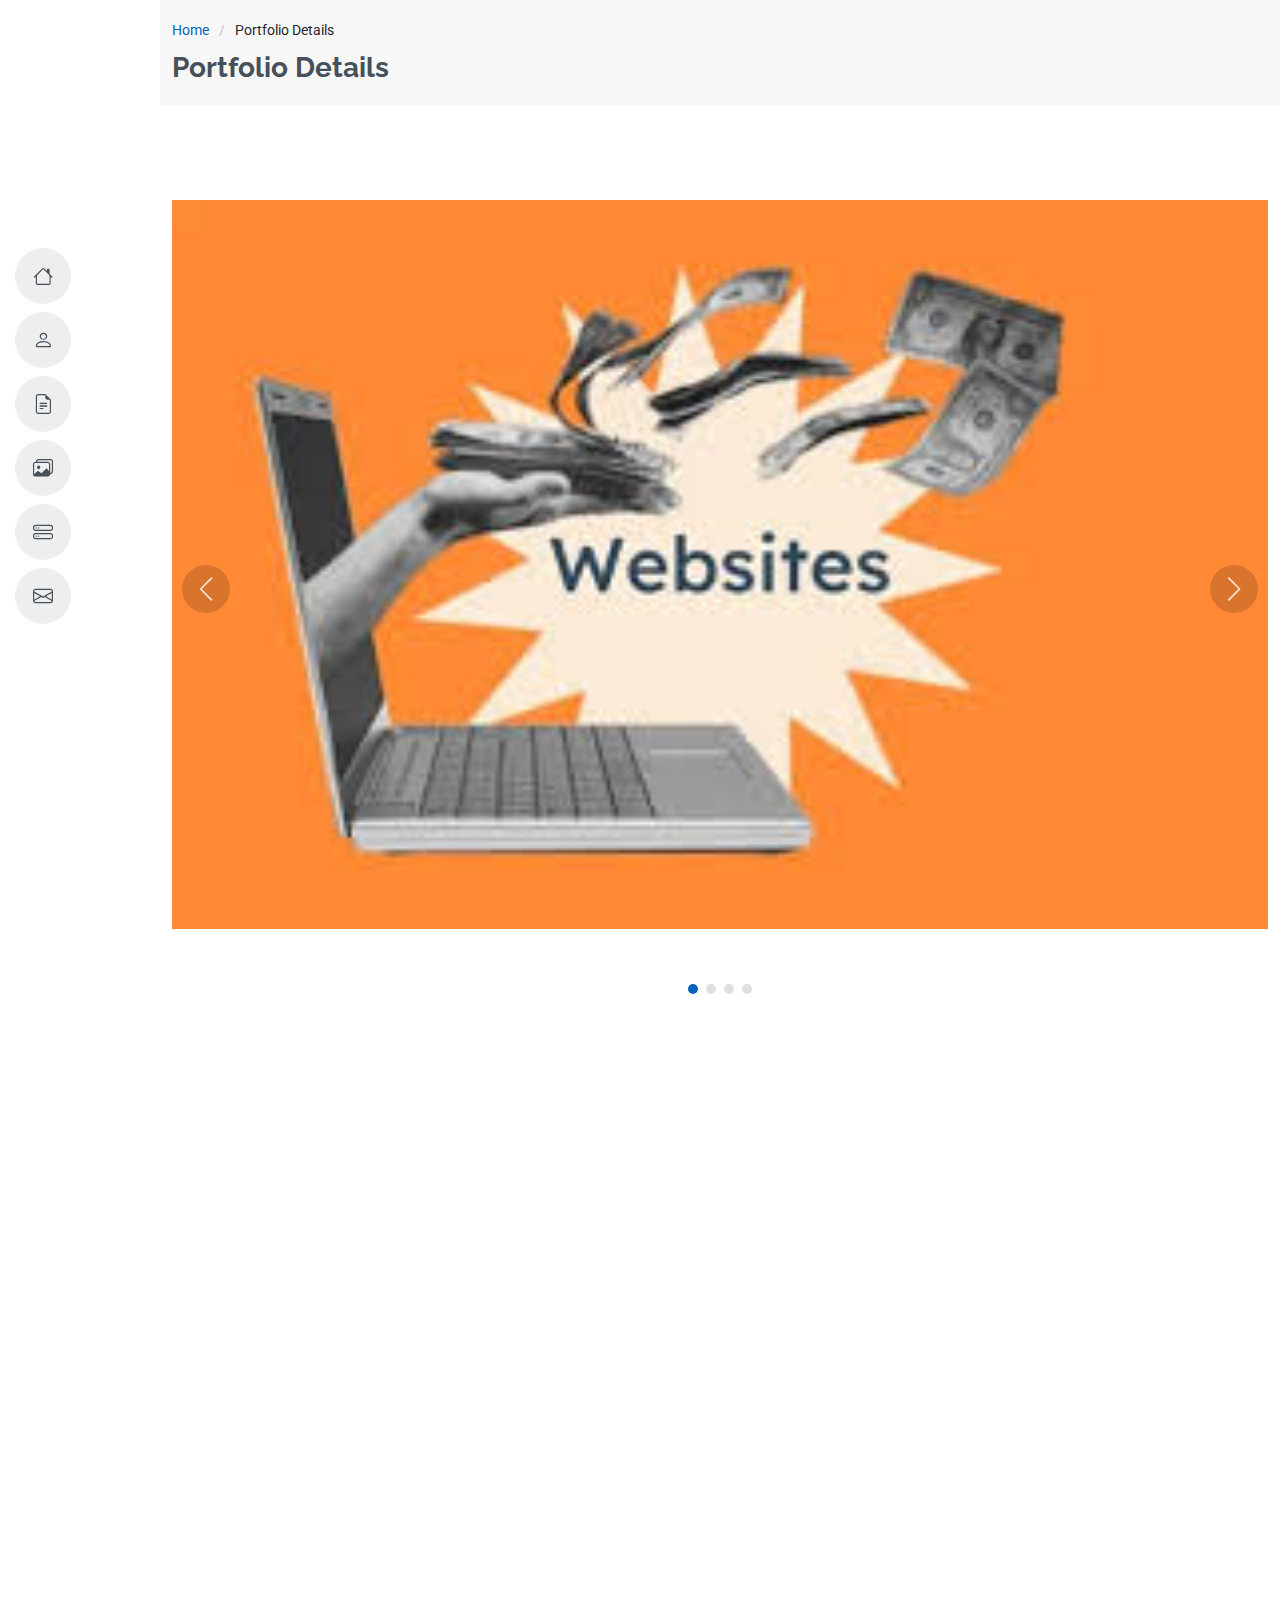
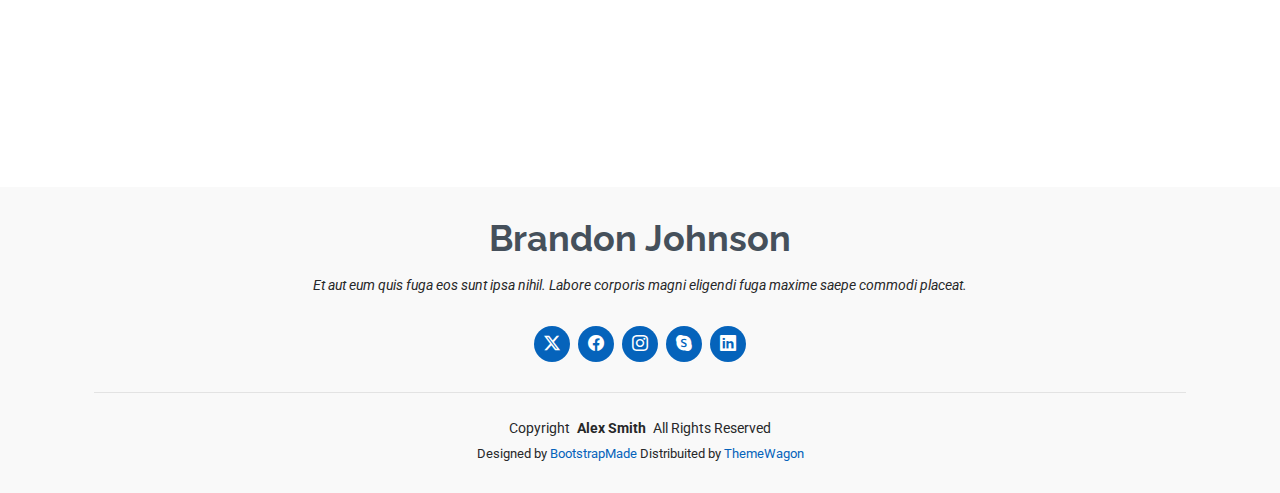
<file: portfolio-details.html>
<!DOCTYPE html>
<html lang="en">

<head>
  <meta charset="utf-8">
  <meta content="width=device-width, initial-scale=1.0" name="viewport">
  <title>Portfolio Details - MyResume Bootstrap Template</title>
  <meta content="" name="description">
  <meta content="" name="keywords">

  <!-- Favicons -->
  <link href="assets/img/favicon.png" rel="icon">
  <link href="assets/img/apple-touch-icon.png" rel="apple-touch-icon">

  <!-- Fonts -->
  <link href="https://fonts.googleapis.com" rel="preconnect">
  <link href="https://fonts.gstatic.com" rel="preconnect" crossorigin>
  <link href="https://fonts.googleapis.com/css2?family=Roboto:ital,wght@0,100;0,300;0,400;0,500;0,700;0,900;1,100;1,300;1,400;1,500;1,700;1,900&family=Poppins:ital,wght@0,100;0,200;0,300;0,400;0,500;0,600;0,700;0,800;0,900;1,100;1,200;1,300;1,400;1,500;1,600;1,700;1,800;1,900&family=Raleway:ital,wght@0,100;0,200;0,300;0,400;0,500;0,600;0,700;0,800;0,900;1,100;1,200;1,300;1,400;1,500;1,600;1,700;1,800;1,900&display=swap" rel="stylesheet">

  <!-- Vendor CSS Files -->
  <link href="assets/vendor/bootstrap/css/bootstrap.min.css" rel="stylesheet">
  <link href="assets/vendor/bootstrap-icons/bootstrap-icons.css" rel="stylesheet">
  <link href="assets/vendor/aos/aos.css" rel="stylesheet">
  <link href="assets/vendor/glightbox/css/glightbox.min.css" rel="stylesheet">
  <link href="assets/vendor/swiper/swiper-bundle.min.css" rel="stylesheet">

  <!-- Main CSS File -->
  <link href="assets/css/main.css" rel="stylesheet">

  <!-- =======================================================
  * Template Name: MyResume
  * Template URL: https://bootstrapmade.com/free-html-bootstrap-template-my-resume/
  * Updated: Jun 29 2024 with Bootstrap v5.3.3
  * Author: BootstrapMade.com
  * License: https://bootstrapmade.com/license/
  ======================================================== -->
</head>

<body class="portfolio-details-page">

  <header id="header" class="header d-flex flex-column justify-content-center">

    <i class="header-toggle d-xl-none bi bi-list"></i>

    <nav id="navmenu" class="navmenu">
      <ul>
        <li><a href="index.html"><i class="bi bi-house navicon"></i><span>Home</span></a></li>
        <li><a href="index.html"><i class="bi bi-person navicon"></i><span>About</span></a></li>
        <li><a href="#resume"><i class="bi bi-file-earmark-text navicon"></i><span>Skills</span></a></li>
        <li><a href="#portfolio"><i class="bi bi-images navicon"></i><span>Portfolio</span></a></li>
        <li><a href="#services"><i class="bi bi-hdd-stack navicon"></i><span>Services</span></a></li>
        <li><a href="#contact"><i class="bi bi-envelope navicon"></i><span>Contact</span></a></li>
      </ul>
    </nav>

  </header>

  <main class="main">

    <!-- Page Title -->
    <div class="page-title" data-aos="fade">
      <div class="container">
        <nav class="breadcrumbs">
          <ol>
            <li><a href="index.html">Home</a></li>
            <li class="current">Portfolio Details</li>
          </ol>
        </nav>
        <h1>Portfolio Details</h1>
      </div>
    </div><!-- End Page Title -->

    <!-- Portfolio Details Section -->
    <section id="portfolio-details" class="portfolio-details section">

      <div class="container" data-aos="fade-up">

        <div class="portfolio-details-slider swiper init-swiper">
          <script type="application/json" class="swiper-config">
            {
              "loop": true,
              "speed": 600,
              "autoplay": {
                "delay": 5000
              },
              "slidesPerView": "auto",
              "navigation": {
                "nextEl": ".swiper-button-next",
                "prevEl": ".swiper-button-prev"
              },
              "pagination": {
                "el": ".swiper-pagination",
                "type": "bullets",
                "clickable": true
              }
            }
          </script>
          <div class="swiper-wrapper align-items-center">

            <div class="swiper-slide">
              <img src="assets/img/we1.jpeg" alt="">
            </div>

            <div class="swiper-slide">
              <img src="assets/img/trs.jpeg" alt="">
            </div>

            <div class="swiper-slide">
              <img src="assets/img/bra.jpeg" alt="">
            </div>

            <div class="swiper-slide">
              <img src="assets/img/tre.png" alt="">
            </div>

          </div>
          <div class="swiper-button-prev"></div>
          <div class="swiper-button-next"></div>
          <div class="swiper-pagination"></div>
        </div>

        <div class="row justify-content-between gy-4 mt-4">

          <div class="col-lg-8" data-aos="fade-up">
            <div class="portfolio-description">
              <h2>This is an example of portfolio details</h2>
              <p>
                Autem ipsum nam porro corporis rerum. Quis eos dolorem eos itaque inventore commodi labore quia quia. Exercitationem repudiandae officiis neque suscipit non officia eaque itaque enim. Voluptatem officia accusantium nesciunt est omnis tempora consectetur dignissimos. Sequi nulla at esse enim cum deserunt eius.
              </p>
              <p>
                Amet consequatur qui dolore veniam voluptatem voluptatem sit. Non aspernatur atque natus ut cum nam et. Praesentium error dolores rerum minus sequi quia veritatis eum. Eos et doloribus doloremque nesciunt molestiae laboriosam.
              </p>

              <div class="testimonial-item">
                <p>
                  <i class="bi bi-quote quote-icon-left"></i>
                  <span>Export tempor illum tamen malis malis eram quae irure esse labore quem cillum quid cillum eram malis quorum velit fore eram velit sunt aliqua noster fugiat irure amet legam anim culpa.</span>
                  <i class="bi bi-quote quote-icon-right"></i>
                </p>
                <div>
                  <img src="assets/img/testimonials/testimonials-2.jpg" class="testimonial-img" alt="">
                  <h3>Sara Wilsson</h3>
                  <h4>Designer</h4>
                </div>
              </div>

              <p>
                Impedit ipsum quae et aliquid doloribus et voluptatem quasi. Perspiciatis occaecati earum et magnam animi. Quibusdam non qui ea vitae suscipit vitae sunt. Repudiandae incidunt cumque minus deserunt assumenda tempore. Delectus voluptas necessitatibus est.
              </p>

              <p>
                Sunt voluptatum sapiente facilis quo odio aut ipsum repellat debitis. Molestiae et autem libero. Explicabo et quod necessitatibus similique quis dolor eum. Numquam eaque praesentium rem et qui nesciunt.
              </p>

            </div>
          </div>

          <div class="col-lg-3" data-aos="fade-up" data-aos-delay="100">
            <div class="portfolio-info">
              <h3>Project information</h3>
              <ul>
                <li><strong>Category</strong> Web design</li>
                <li><strong>Client</strong> ASU Company</li>
                <li><strong>Project date</strong> 01 March, 2020</li>
                <li><strong>Project URL</strong> <a href="#">www.example.com</a></li>
                <li><a href="#" class="btn-visit align-self-start">Visit Website</a></li>
              </ul>
            </div>
          </div>

        </div>

      </div>

    </section><!-- /Portfolio Details Section -->

  </main>

  <footer id="footer" class="footer position-relative light-background">
    <div class="container">
      <h3 class="sitename">Brandon Johnson</h3>
      <p>Et aut eum quis fuga eos sunt ipsa nihil. Labore corporis magni eligendi fuga maxime saepe commodi placeat.</p>
      <div class="social-links d-flex justify-content-center">
        <a href=""><i class="bi bi-twitter-x"></i></a>
        <a href=""><i class="bi bi-facebook"></i></a>
        <a href=""><i class="bi bi-instagram"></i></a>
        <a href=""><i class="bi bi-skype"></i></a>
        <a href=""><i class="bi bi-linkedin"></i></a>
      </div>
      <div class="container">
        <div class="copyright">
          <span>Copyright</span> <strong class="px-1 sitename">Alex Smith</strong> <span>All Rights Reserved</span>
        </div>
        <div class="credits">
          <!-- All the links in the footer should remain intact. -->
          <!-- You can delete the links only if you've purchased the pro version. -->
          <!-- Licensing information: https://bootstrapmade.com/license/ -->
          <!-- Purchase the pro version with working PHP/AJAX contact form: [buy-url] -->
          Designed by <a href="https://bootstrapmade.com/">BootstrapMade</a> Distribuited by <a href="https://themewagon.com">ThemeWagon</a>
        </div>
      </div>
    </div>
  </footer>

  <!-- Scroll Top -->
  <a href="#" id="scroll-top" class="scroll-top d-flex align-items-center justify-content-center"><i class="bi bi-arrow-up-short"></i></a>

  <!-- Preloader -->
  <div id="preloader"></div>

  <!-- Vendor JS Files -->
  <script src="assets/vendor/bootstrap/js/bootstrap.bundle.min.js"></script>
  <script src="assets/vendor/php-email-form/validate.js"></script>
  <script src="assets/vendor/aos/aos.js"></script>
  <script src="assets/vendor/typed.js/typed.umd.js"></script>
  <script src="assets/vendor/purecounter/purecounter_vanilla.js"></script>
  <script src="assets/vendor/waypoints/noframework.waypoints.js"></script>
  <script src="assets/vendor/glightbox/js/glightbox.min.js"></script>
  <script src="assets/vendor/imagesloaded/imagesloaded.pkgd.min.js"></script>
  <script src="assets/vendor/isotope-layout/isotope.pkgd.min.js"></script>
  <script src="assets/vendor/swiper/swiper-bundle.min.js"></script>

  <!-- Main JS File -->
  <script src="assets/js/main.js"></script>

</body>

</html>
</file>
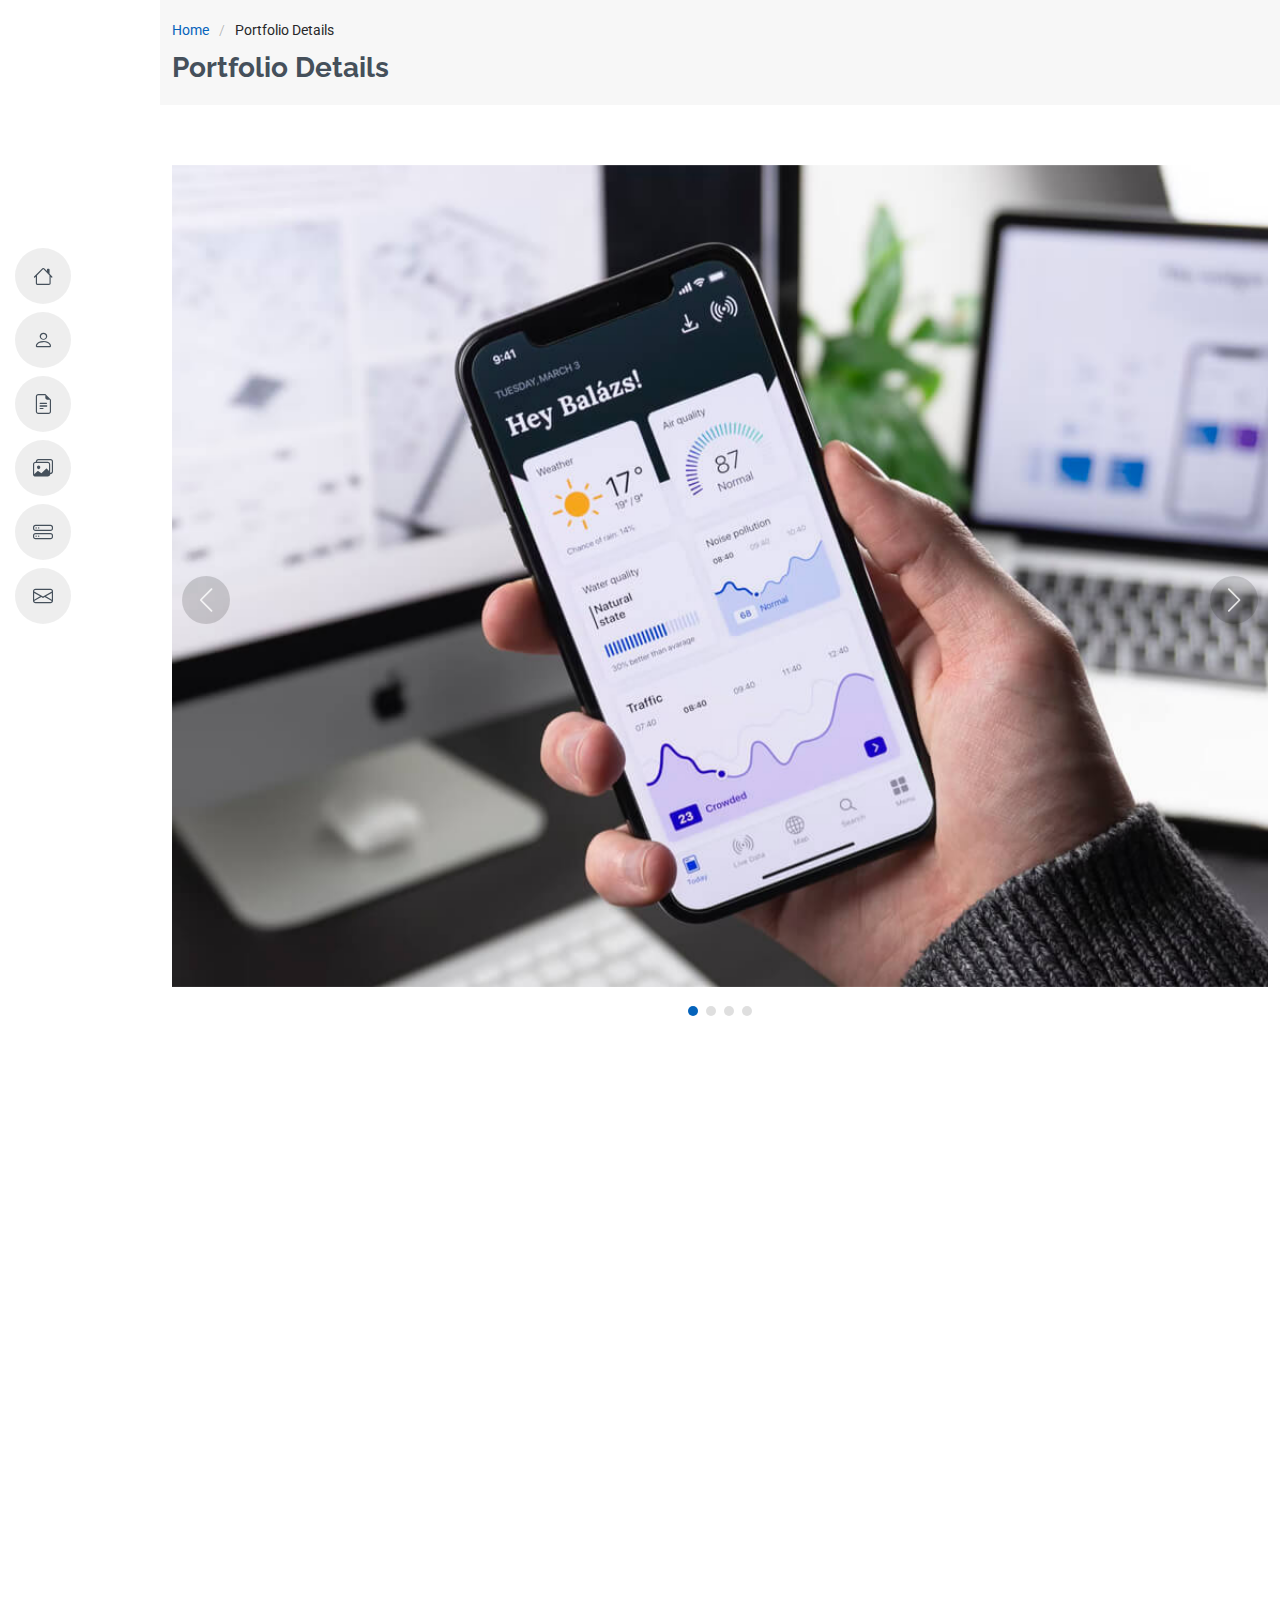
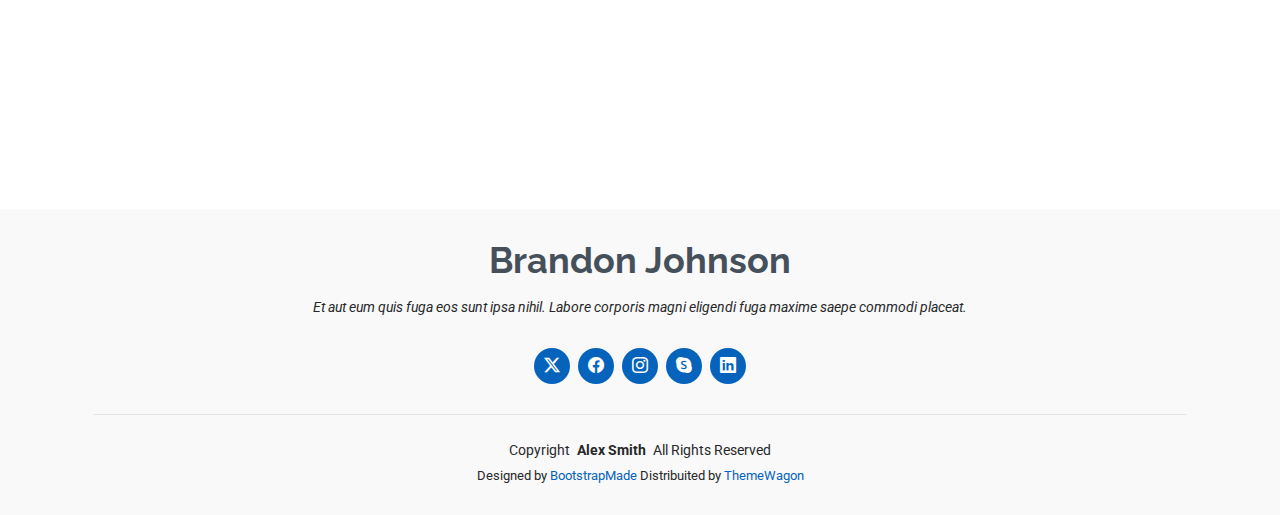
<file: MyResume-1.0.0/portfolio-details.html>
<!DOCTYPE html>
<html lang="en">

<head>
  <meta charset="utf-8">
  <meta content="width=device-width, initial-scale=1.0" name="viewport">
  <title>Portfolio Details - MyResume Bootstrap Template</title>
  <meta content="" name="description">
  <meta content="" name="keywords">

  <!-- Favicons -->
  <link href="assets/img/favicon.png" rel="icon">
  <link href="assets/img/apple-touch-icon.png" rel="apple-touch-icon">

  <!-- Fonts -->
  <link href="https://fonts.googleapis.com" rel="preconnect">
  <link href="https://fonts.gstatic.com" rel="preconnect" crossorigin>
  <link href="https://fonts.googleapis.com/css2?family=Roboto:ital,wght@0,100;0,300;0,400;0,500;0,700;0,900;1,100;1,300;1,400;1,500;1,700;1,900&family=Poppins:ital,wght@0,100;0,200;0,300;0,400;0,500;0,600;0,700;0,800;0,900;1,100;1,200;1,300;1,400;1,500;1,600;1,700;1,800;1,900&family=Raleway:ital,wght@0,100;0,200;0,300;0,400;0,500;0,600;0,700;0,800;0,900;1,100;1,200;1,300;1,400;1,500;1,600;1,700;1,800;1,900&display=swap" rel="stylesheet">

  <!-- Vendor CSS Files -->
  <link href="assets/vendor/bootstrap/css/bootstrap.min.css" rel="stylesheet">
  <link href="assets/vendor/bootstrap-icons/bootstrap-icons.css" rel="stylesheet">
  <link href="assets/vendor/aos/aos.css" rel="stylesheet">
  <link href="assets/vendor/glightbox/css/glightbox.min.css" rel="stylesheet">
  <link href="assets/vendor/swiper/swiper-bundle.min.css" rel="stylesheet">

  <!-- Main CSS File -->
  <link href="assets/css/main.css" rel="stylesheet">

  <!-- =======================================================
  * Template Name: MyResume
  * Template URL: https://bootstrapmade.com/free-html-bootstrap-template-my-resume/
  * Updated: Jun 29 2024 with Bootstrap v5.3.3
  * Author: BootstrapMade.com
  * License: https://bootstrapmade.com/license/
  ======================================================== -->
</head>

<body class="portfolio-details-page">

  <header id="header" class="header d-flex flex-column justify-content-center">

    <i class="header-toggle d-xl-none bi bi-list"></i>

    <nav id="navmenu" class="navmenu">
      <ul>
        <li><a href="#hero"><i class="bi bi-house navicon"></i><span>Home</span></a></li>
        <li><a href="#about"><i class="bi bi-person navicon"></i><span>About</span></a></li>
        <li><a href="#resume"><i class="bi bi-file-earmark-text navicon"></i><span>Resume</span></a></li>
        <li><a href="#portfolio"><i class="bi bi-images navicon"></i><span>Portfolio</span></a></li>
        <li><a href="#services"><i class="bi bi-hdd-stack navicon"></i><span>Services</span></a></li>
        <li><a href="#contact"><i class="bi bi-envelope navicon"></i><span>Contact</span></a></li>
      </ul>
    </nav>

  </header>

  <main class="main">

    <!-- Page Title -->
    <div class="page-title" data-aos="fade">
      <div class="container">
        <nav class="breadcrumbs">
          <ol>
            <li><a href="index.html">Home</a></li>
            <li class="current">Portfolio Details</li>
          </ol>
        </nav>
        <h1>Portfolio Details</h1>
      </div>
    </div><!-- End Page Title -->

    <!-- Portfolio Details Section -->
    <section id="portfolio-details" class="portfolio-details section">

      <div class="container" data-aos="fade-up">

        <div class="portfolio-details-slider swiper init-swiper">
          <script type="application/json" class="swiper-config">
            {
              "loop": true,
              "speed": 600,
              "autoplay": {
                "delay": 5000
              },
              "slidesPerView": "auto",
              "navigation": {
                "nextEl": ".swiper-button-next",
                "prevEl": ".swiper-button-prev"
              },
              "pagination": {
                "el": ".swiper-pagination",
                "type": "bullets",
                "clickable": true
              }
            }
          </script>
          <div class="swiper-wrapper align-items-center">

            <div class="swiper-slide">
              <img src="assets/img/portfolio/app-1.jpg" alt="">
            </div>

            <div class="swiper-slide">
              <img src="assets/img/portfolio/product-1.jpg" alt="">
            </div>

            <div class="swiper-slide">
              <img src="assets/img/portfolio/branding-1.jpg" alt="">
            </div>

            <div class="swiper-slide">
              <img src="assets/img/portfolio/books-1.jpg" alt="">
            </div>

          </div>
          <div class="swiper-button-prev"></div>
          <div class="swiper-button-next"></div>
          <div class="swiper-pagination"></div>
        </div>

        <div class="row justify-content-between gy-4 mt-4">

          <div class="col-lg-8" data-aos="fade-up">
            <div class="portfolio-description">
              <h2>This is an example of portfolio details</h2>
              <p>
                Autem ipsum nam porro corporis rerum. Quis eos dolorem eos itaque inventore commodi labore quia quia. Exercitationem repudiandae officiis neque suscipit non officia eaque itaque enim. Voluptatem officia accusantium nesciunt est omnis tempora consectetur dignissimos. Sequi nulla at esse enim cum deserunt eius.
              </p>
              <p>
                Amet consequatur qui dolore veniam voluptatem voluptatem sit. Non aspernatur atque natus ut cum nam et. Praesentium error dolores rerum minus sequi quia veritatis eum. Eos et doloribus doloremque nesciunt molestiae laboriosam.
              </p>

              <div class="testimonial-item">
                <p>
                  <i class="bi bi-quote quote-icon-left"></i>
                  <span>Export tempor illum tamen malis malis eram quae irure esse labore quem cillum quid cillum eram malis quorum velit fore eram velit sunt aliqua noster fugiat irure amet legam anim culpa.</span>
                  <i class="bi bi-quote quote-icon-right"></i>
                </p>
                <div>
                  <img src="assets/img/testimonials/testimonials-2.jpg" class="testimonial-img" alt="">
                  <h3>Sara Wilsson</h3>
                  <h4>Designer</h4>
                </div>
              </div>

              <p>
                Impedit ipsum quae et aliquid doloribus et voluptatem quasi. Perspiciatis occaecati earum et magnam animi. Quibusdam non qui ea vitae suscipit vitae sunt. Repudiandae incidunt cumque minus deserunt assumenda tempore. Delectus voluptas necessitatibus est.
              </p>

              <p>
                Sunt voluptatum sapiente facilis quo odio aut ipsum repellat debitis. Molestiae et autem libero. Explicabo et quod necessitatibus similique quis dolor eum. Numquam eaque praesentium rem et qui nesciunt.
              </p>

            </div>
          </div>

          <div class="col-lg-3" data-aos="fade-up" data-aos-delay="100">
            <div class="portfolio-info">
              <h3>Project information</h3>
              <ul>
                <li><strong>Category</strong> Web design</li>
                <li><strong>Client</strong> ASU Company</li>
                <li><strong>Project date</strong> 01 March, 2020</li>
                <li><strong>Project URL</strong> <a href="#">www.example.com</a></li>
                <li><a href="#" class="btn-visit align-self-start">Visit Website</a></li>
              </ul>
            </div>
          </div>

        </div>

      </div>

    </section><!-- /Portfolio Details Section -->

  </main>

  <footer id="footer" class="footer position-relative light-background">
    <div class="container">
      <h3 class="sitename">Brandon Johnson</h3>
      <p>Et aut eum quis fuga eos sunt ipsa nihil. Labore corporis magni eligendi fuga maxime saepe commodi placeat.</p>
      <div class="social-links d-flex justify-content-center">
        <a href=""><i class="bi bi-twitter-x"></i></a>
        <a href=""><i class="bi bi-facebook"></i></a>
        <a href=""><i class="bi bi-instagram"></i></a>
        <a href=""><i class="bi bi-skype"></i></a>
        <a href=""><i class="bi bi-linkedin"></i></a>
      </div>
      <div class="container">
        <div class="copyright">
          <span>Copyright</span> <strong class="px-1 sitename">Alex Smith</strong> <span>All Rights Reserved</span>
        </div>
        <div class="credits">
          <!-- All the links in the footer should remain intact. -->
          <!-- You can delete the links only if you've purchased the pro version. -->
          <!-- Licensing information: https://bootstrapmade.com/license/ -->
          <!-- Purchase the pro version with working PHP/AJAX contact form: [buy-url] -->
          Designed by <a href="https://bootstrapmade.com/">BootstrapMade</a> Distribuited by <a href="https://themewagon.com">ThemeWagon</a>
        </div>
      </div>
    </div>
  </footer>

  <!-- Scroll Top -->
  <a href="#" id="scroll-top" class="scroll-top d-flex align-items-center justify-content-center"><i class="bi bi-arrow-up-short"></i></a>

  <!-- Preloader -->
  <div id="preloader"></div>

  <!-- Vendor JS Files -->
  <script src="assets/vendor/bootstrap/js/bootstrap.bundle.min.js"></script>
  <script src="assets/vendor/php-email-form/validate.js"></script>
  <script src="assets/vendor/aos/aos.js"></script>
  <script src="assets/vendor/typed.js/typed.umd.js"></script>
  <script src="assets/vendor/purecounter/purecounter_vanilla.js"></script>
  <script src="assets/vendor/waypoints/noframework.waypoints.js"></script>
  <script src="assets/vendor/glightbox/js/glightbox.min.js"></script>
  <script src="assets/vendor/imagesloaded/imagesloaded.pkgd.min.js"></script>
  <script src="assets/vendor/isotope-layout/isotope.pkgd.min.js"></script>
  <script src="assets/vendor/swiper/swiper-bundle.min.js"></script>

  <!-- Main JS File -->
  <script src="assets/js/main.js"></script>

</body>

</html>
</file>
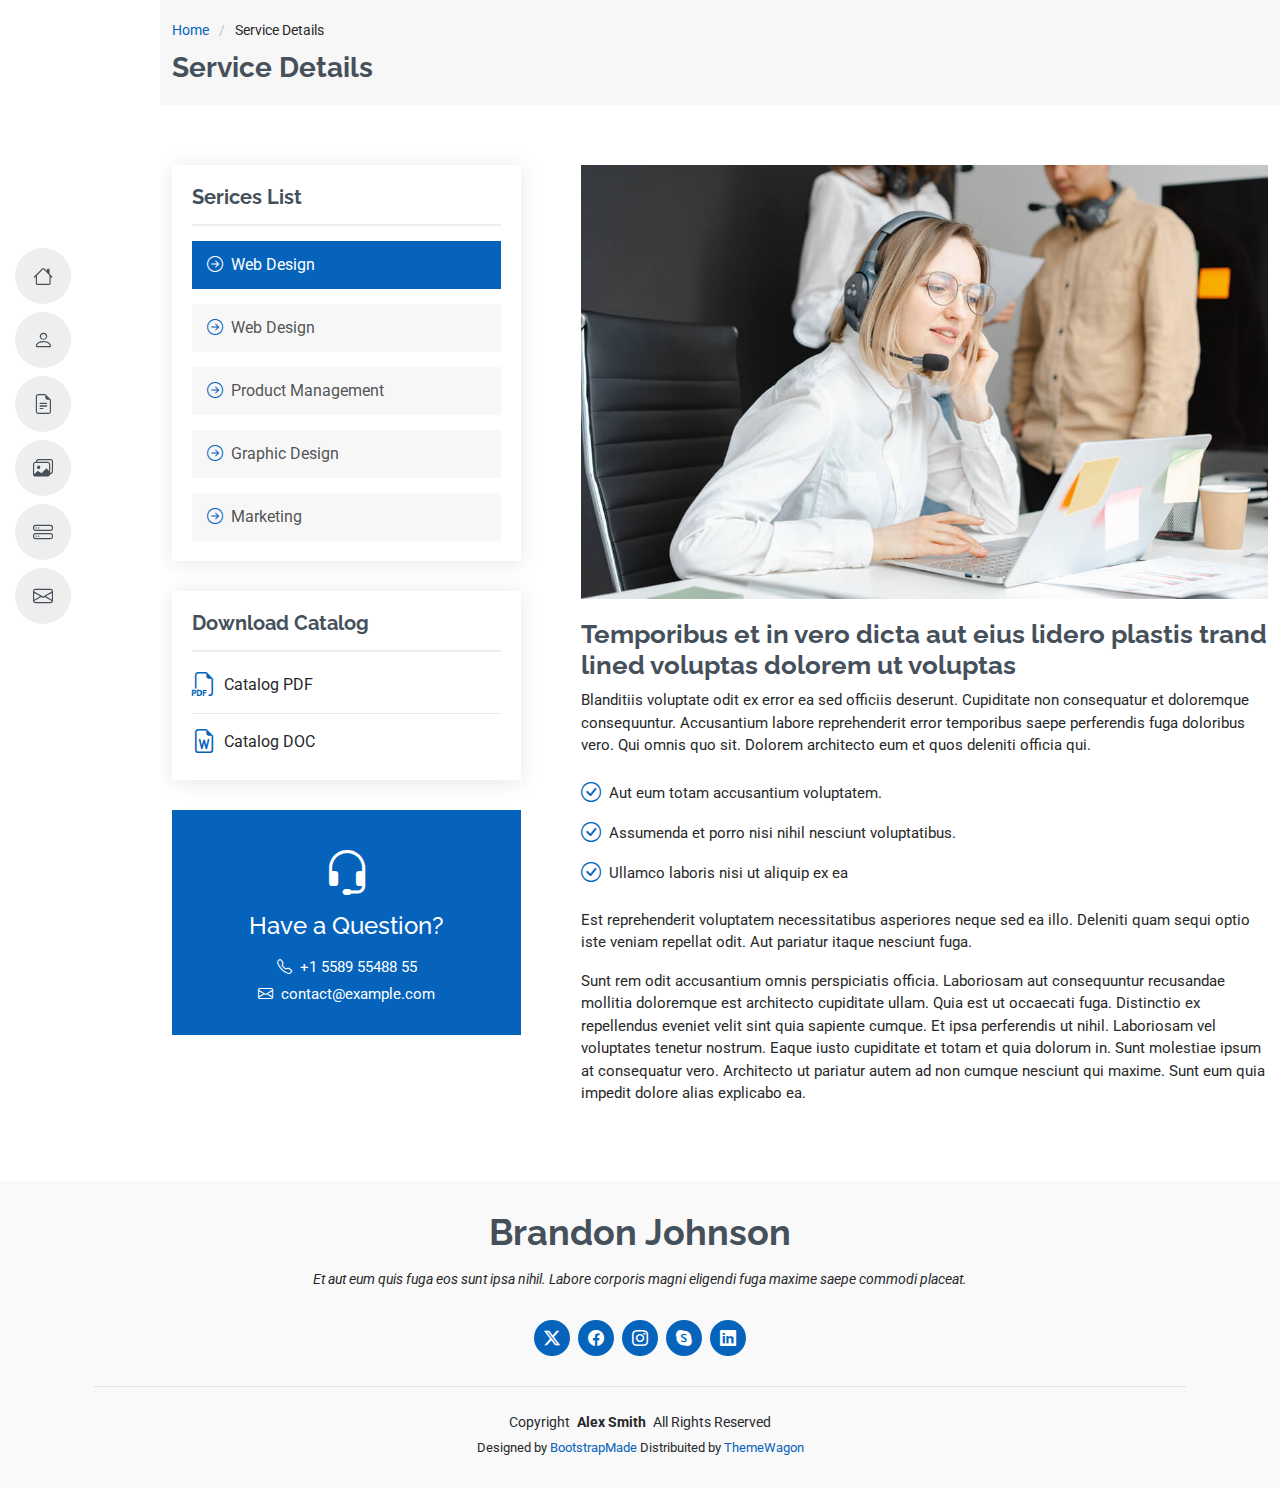
<file: MyResume-1.0.0/service-details.html>
<!DOCTYPE html>
<html lang="en">

<head>
  <meta charset="utf-8">
  <meta content="width=device-width, initial-scale=1.0" name="viewport">
  <title>Service Details - MyResume Bootstrap Template</title>
  <meta content="" name="description">
  <meta content="" name="keywords">

  <!-- Favicons -->
  <link href="assets/img/favicon.png" rel="icon">
  <link href="assets/img/apple-touch-icon.png" rel="apple-touch-icon">

  <!-- Fonts -->
  <link href="https://fonts.googleapis.com" rel="preconnect">
  <link href="https://fonts.gstatic.com" rel="preconnect" crossorigin>
  <link href="https://fonts.googleapis.com/css2?family=Roboto:ital,wght@0,100;0,300;0,400;0,500;0,700;0,900;1,100;1,300;1,400;1,500;1,700;1,900&family=Poppins:ital,wght@0,100;0,200;0,300;0,400;0,500;0,600;0,700;0,800;0,900;1,100;1,200;1,300;1,400;1,500;1,600;1,700;1,800;1,900&family=Raleway:ital,wght@0,100;0,200;0,300;0,400;0,500;0,600;0,700;0,800;0,900;1,100;1,200;1,300;1,400;1,500;1,600;1,700;1,800;1,900&display=swap" rel="stylesheet">

  <!-- Vendor CSS Files -->
  <link href="assets/vendor/bootstrap/css/bootstrap.min.css" rel="stylesheet">
  <link href="assets/vendor/bootstrap-icons/bootstrap-icons.css" rel="stylesheet">
  <link href="assets/vendor/aos/aos.css" rel="stylesheet">
  <link href="assets/vendor/glightbox/css/glightbox.min.css" rel="stylesheet">
  <link href="assets/vendor/swiper/swiper-bundle.min.css" rel="stylesheet">

  <!-- Main CSS File -->
  <link href="assets/css/main.css" rel="stylesheet">

  <!-- =======================================================
  * Template Name: MyResume
  * Template URL: https://bootstrapmade.com/free-html-bootstrap-template-my-resume/
  * Updated: Jun 29 2024 with Bootstrap v5.3.3
  * Author: BootstrapMade.com
  * License: https://bootstrapmade.com/license/
  ======================================================== -->
</head>

<body class="service-details-page">

  <header id="header" class="header d-flex flex-column justify-content-center">

    <i class="header-toggle d-xl-none bi bi-list"></i>

    <nav id="navmenu" class="navmenu">
      <ul>
        <li><a href="#hero"><i class="bi bi-house navicon"></i><span>Home</span></a></li>
        <li><a href="#about"><i class="bi bi-person navicon"></i><span>About</span></a></li>
        <li><a href="#resume"><i class="bi bi-file-earmark-text navicon"></i><span>Resume</span></a></li>
        <li><a href="#portfolio"><i class="bi bi-images navicon"></i><span>Portfolio</span></a></li>
        <li><a href="#services"><i class="bi bi-hdd-stack navicon"></i><span>Services</span></a></li>
        <li><a href="#contact"><i class="bi bi-envelope navicon"></i><span>Contact</span></a></li>
      </ul>
    </nav>

  </header>

  <main class="main">

    <!-- Page Title -->
    <div class="page-title" data-aos="fade">
      <div class="container">
        <nav class="breadcrumbs">
          <ol>
            <li><a href="index.html">Home</a></li>
            <li class="current">Service Details</li>
          </ol>
        </nav>
        <h1>Service Details</h1>
      </div>
    </div><!-- End Page Title -->

    <!-- Service Details Section -->
    <section id="service-details" class="service-details section">

      <div class="container">

        <div class="row gy-5">

          <div class="col-lg-4" data-aos="fade-up" data-aos-delay="100">

            <div class="service-box">
              <h4>Serices List</h4>
              <div class="services-list">
                <a href="#" class="active"><i class="bi bi-arrow-right-circle"></i><span>Web Design</span></a>
                <a href="#"><i class="bi bi-arrow-right-circle"></i><span>Web Design</span></a>
                <a href="#"><i class="bi bi-arrow-right-circle"></i><span>Product Management</span></a>
                <a href="#"><i class="bi bi-arrow-right-circle"></i><span>Graphic Design</span></a>
                <a href="#"><i class="bi bi-arrow-right-circle"></i><span>Marketing</span></a>
              </div>
            </div><!-- End Services List -->

            <div class="service-box">
              <h4>Download Catalog</h4>
              <div class="download-catalog">
                <a href="#"><i class="bi bi-filetype-pdf"></i><span>Catalog PDF</span></a>
                <a href="#"><i class="bi bi-file-earmark-word"></i><span>Catalog DOC</span></a>
              </div>
            </div><!-- End Services List -->

            <div class="help-box d-flex flex-column justify-content-center align-items-center">
              <i class="bi bi-headset help-icon"></i>
              <h4>Have a Question?</h4>
              <p class="d-flex align-items-center mt-2 mb-0"><i class="bi bi-telephone me-2"></i> <span>+1 5589 55488 55</span></p>
              <p class="d-flex align-items-center mt-1 mb-0"><i class="bi bi-envelope me-2"></i> <a href="mailto:contact@example.com">contact@example.com</a></p>
            </div>

          </div>

          <div class="col-lg-8 ps-lg-5" data-aos="fade-up" data-aos-delay="200">
            <img src="assets/img/services.jpg" alt="" class="img-fluid services-img">
            <h3>Temporibus et in vero dicta aut eius lidero plastis trand lined voluptas dolorem ut voluptas</h3>
            <p>
              Blanditiis voluptate odit ex error ea sed officiis deserunt. Cupiditate non consequatur et doloremque consequuntur. Accusantium labore reprehenderit error temporibus saepe perferendis fuga doloribus vero. Qui omnis quo sit. Dolorem architecto eum et quos deleniti officia qui.
            </p>
            <ul>
              <li><i class="bi bi-check-circle"></i> <span>Aut eum totam accusantium voluptatem.</span></li>
              <li><i class="bi bi-check-circle"></i> <span>Assumenda et porro nisi nihil nesciunt voluptatibus.</span></li>
              <li><i class="bi bi-check-circle"></i> <span>Ullamco laboris nisi ut aliquip ex ea</span></li>
            </ul>
            <p>
              Est reprehenderit voluptatem necessitatibus asperiores neque sed ea illo. Deleniti quam sequi optio iste veniam repellat odit. Aut pariatur itaque nesciunt fuga.
            </p>
            <p>
              Sunt rem odit accusantium omnis perspiciatis officia. Laboriosam aut consequuntur recusandae mollitia doloremque est architecto cupiditate ullam. Quia est ut occaecati fuga. Distinctio ex repellendus eveniet velit sint quia sapiente cumque. Et ipsa perferendis ut nihil. Laboriosam vel voluptates tenetur nostrum. Eaque iusto cupiditate et totam et quia dolorum in. Sunt molestiae ipsum at consequatur vero. Architecto ut pariatur autem ad non cumque nesciunt qui maxime. Sunt eum quia impedit dolore alias explicabo ea.
            </p>
          </div>

        </div>

      </div>

    </section><!-- /Service Details Section -->

  </main>

  <footer id="footer" class="footer position-relative light-background">
    <div class="container">
      <h3 class="sitename">Brandon Johnson</h3>
      <p>Et aut eum quis fuga eos sunt ipsa nihil. Labore corporis magni eligendi fuga maxime saepe commodi placeat.</p>
      <div class="social-links d-flex justify-content-center">
        <a href=""><i class="bi bi-twitter-x"></i></a>
        <a href=""><i class="bi bi-facebook"></i></a>
        <a href=""><i class="bi bi-instagram"></i></a>
        <a href=""><i class="bi bi-skype"></i></a>
        <a href=""><i class="bi bi-linkedin"></i></a>
      </div>
      <div class="container">
        <div class="copyright">
          <span>Copyright</span> <strong class="px-1 sitename">Alex Smith</strong> <span>All Rights Reserved</span>
        </div>
        <div class="credits">
          <!-- All the links in the footer should remain intact. -->
          <!-- You can delete the links only if you've purchased the pro version. -->
          <!-- Licensing information: https://bootstrapmade.com/license/ -->
          <!-- Purchase the pro version with working PHP/AJAX contact form: [buy-url] -->
          Designed by <a href="https://bootstrapmade.com/">BootstrapMade</a> Distribuited by <a href="https://themewagon.com">ThemeWagon</a>
        </div>
      </div>
    </div>
  </footer>

  <!-- Scroll Top -->
  <a href="#" id="scroll-top" class="scroll-top d-flex align-items-center justify-content-center"><i class="bi bi-arrow-up-short"></i></a>

  <!-- Preloader -->
  <div id="preloader"></div>

  <!-- Vendor JS Files -->
  <script src="assets/vendor/bootstrap/js/bootstrap.bundle.min.js"></script>
  <script src="assets/vendor/php-email-form/validate.js"></script>
  <script src="assets/vendor/aos/aos.js"></script>
  <script src="assets/vendor/typed.js/typed.umd.js"></script>
  <script src="assets/vendor/purecounter/purecounter_vanilla.js"></script>
  <script src="assets/vendor/waypoints/noframework.waypoints.js"></script>
  <script src="assets/vendor/glightbox/js/glightbox.min.js"></script>
  <script src="assets/vendor/imagesloaded/imagesloaded.pkgd.min.js"></script>
  <script src="assets/vendor/isotope-layout/isotope.pkgd.min.js"></script>
  <script src="assets/vendor/swiper/swiper-bundle.min.js"></script>

  <!-- Main JS File -->
  <script src="assets/js/main.js"></script>

</body>

</html>
</file>
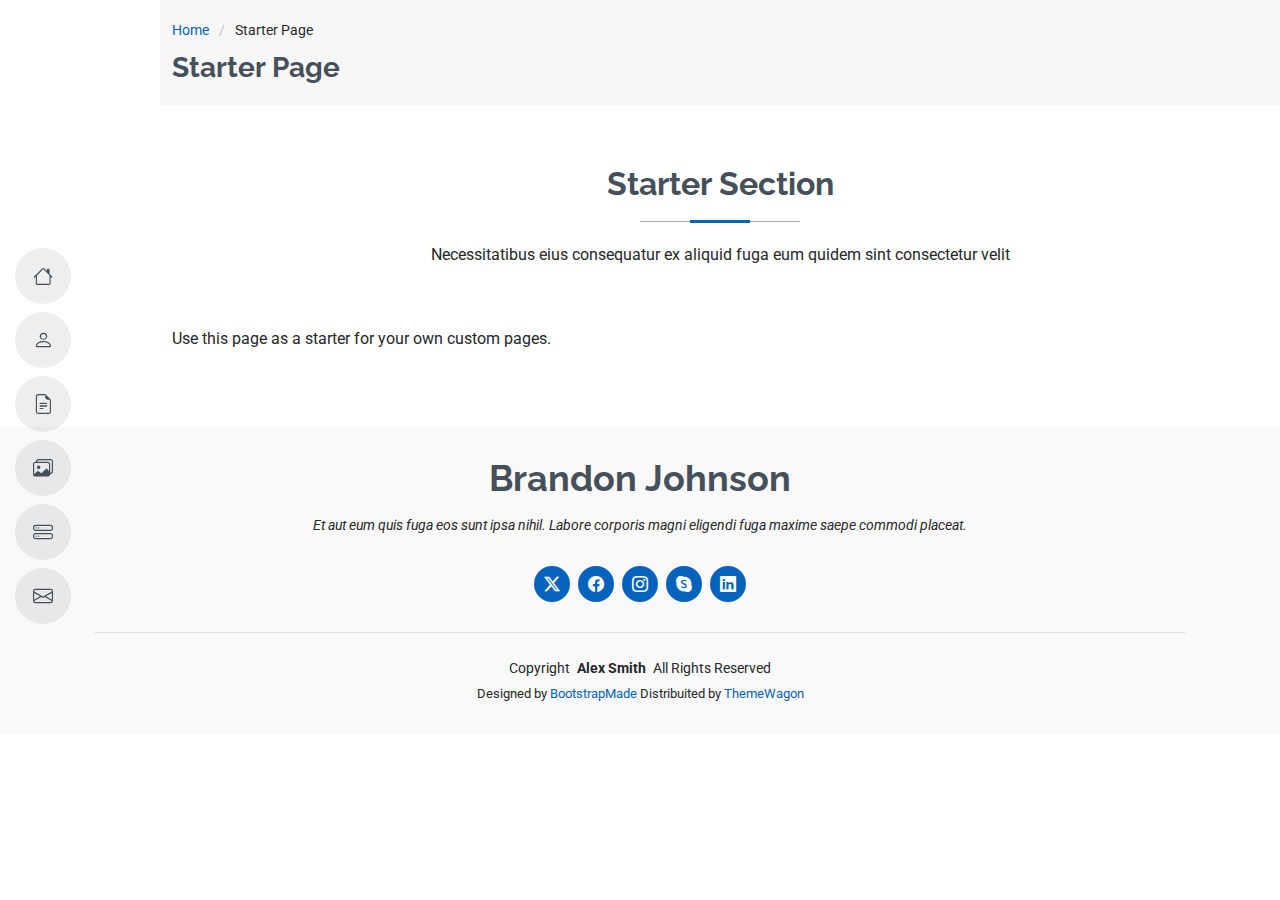
<file: MyResume-1.0.0/starter-page.html>
<!DOCTYPE html>
<html lang="en">

<head>
  <meta charset="utf-8">
  <meta content="width=device-width, initial-scale=1.0" name="viewport">
  <title>Starter Page - MyResume Bootstrap Template</title>
  <meta content="" name="description">
  <meta content="" name="keywords">

  <!-- Favicons -->
  <link href="assets/img/favicon.png" rel="icon">
  <link href="assets/img/apple-touch-icon.png" rel="apple-touch-icon">

  <!-- Fonts -->
  <link href="https://fonts.googleapis.com" rel="preconnect">
  <link href="https://fonts.gstatic.com" rel="preconnect" crossorigin>
  <link href="https://fonts.googleapis.com/css2?family=Roboto:ital,wght@0,100;0,300;0,400;0,500;0,700;0,900;1,100;1,300;1,400;1,500;1,700;1,900&family=Poppins:ital,wght@0,100;0,200;0,300;0,400;0,500;0,600;0,700;0,800;0,900;1,100;1,200;1,300;1,400;1,500;1,600;1,700;1,800;1,900&family=Raleway:ital,wght@0,100;0,200;0,300;0,400;0,500;0,600;0,700;0,800;0,900;1,100;1,200;1,300;1,400;1,500;1,600;1,700;1,800;1,900&display=swap" rel="stylesheet">

  <!-- Vendor CSS Files -->
  <link href="assets/vendor/bootstrap/css/bootstrap.min.css" rel="stylesheet">
  <link href="assets/vendor/bootstrap-icons/bootstrap-icons.css" rel="stylesheet">
  <link href="assets/vendor/aos/aos.css" rel="stylesheet">
  <link href="assets/vendor/glightbox/css/glightbox.min.css" rel="stylesheet">
  <link href="assets/vendor/swiper/swiper-bundle.min.css" rel="stylesheet">

  <!-- Main CSS File -->
  <link href="assets/css/main.css" rel="stylesheet">

  <!-- =======================================================
  * Template Name: MyResume
  * Template URL: https://bootstrapmade.com/free-html-bootstrap-template-my-resume/
  * Updated: Jun 29 2024 with Bootstrap v5.3.3
  * Author: BootstrapMade.com
  * License: https://bootstrapmade.com/license/
  ======================================================== -->
</head>

<body class="starter-page-page">

  <header id="header" class="header d-flex flex-column justify-content-center">

    <i class="header-toggle d-xl-none bi bi-list"></i>

    <nav id="navmenu" class="navmenu">
      <ul>
        <li><a href="#hero"><i class="bi bi-house navicon"></i><span>Home</span></a></li>
        <li><a href="#about"><i class="bi bi-person navicon"></i><span>About</span></a></li>
        <li><a href="#resume"><i class="bi bi-file-earmark-text navicon"></i><span>Resume</span></a></li>
        <li><a href="#portfolio"><i class="bi bi-images navicon"></i><span>Portfolio</span></a></li>
        <li><a href="#services"><i class="bi bi-hdd-stack navicon"></i><span>Services</span></a></li>
        <li><a href="#contact"><i class="bi bi-envelope navicon"></i><span>Contact</span></a></li>
      </ul>
    </nav>

  </header>

  <main class="main">

    <!-- Page Title -->
    <div class="page-title" data-aos="fade">
      <div class="container">
        <nav class="breadcrumbs">
          <ol>
            <li><a href="index.html">Home</a></li>
            <li class="current">Starter Page</li>
          </ol>
        </nav>
        <h1>Starter Page</h1>
      </div>
    </div><!-- End Page Title -->

    <!-- Starter Section Section -->
    <section id="starter-section" class="starter-section section">

      <!-- Section Title -->
      <div class="container section-title" data-aos="fade-up">
        <h2>Starter Section</h2>
        <p>Necessitatibus eius consequatur ex aliquid fuga eum quidem sint consectetur velit</p>
      </div><!-- End Section Title -->

      <div class="container" data-aos="fade-up">
        <p>Use this page as a starter for your own custom pages.</p>
      </div>

    </section><!-- /Starter Section Section -->

  </main>

  <footer id="footer" class="footer position-relative light-background">
    <div class="container">
      <h3 class="sitename">Brandon Johnson</h3>
      <p>Et aut eum quis fuga eos sunt ipsa nihil. Labore corporis magni eligendi fuga maxime saepe commodi placeat.</p>
      <div class="social-links d-flex justify-content-center">
        <a href=""><i class="bi bi-twitter-x"></i></a>
        <a href=""><i class="bi bi-facebook"></i></a>
        <a href=""><i class="bi bi-instagram"></i></a>
        <a href=""><i class="bi bi-skype"></i></a>
        <a href=""><i class="bi bi-linkedin"></i></a>
      </div>
      <div class="container">
        <div class="copyright">
          <span>Copyright</span> <strong class="px-1 sitename">Alex Smith</strong> <span>All Rights Reserved</span>
        </div>
        <div class="credits">
          <!-- All the links in the footer should remain intact. -->
          <!-- You can delete the links only if you've purchased the pro version. -->
          <!-- Licensing information: https://bootstrapmade.com/license/ -->
          <!-- Purchase the pro version with working PHP/AJAX contact form: [buy-url] -->
          Designed by <a href="https://bootstrapmade.com/">BootstrapMade</a> Distribuited by <a href="https://themewagon.com">ThemeWagon</a>
        </div>
      </div>
    </div>
  </footer>

  <!-- Scroll Top -->
  <a href="#" id="scroll-top" class="scroll-top d-flex align-items-center justify-content-center"><i class="bi bi-arrow-up-short"></i></a>

  <!-- Preloader -->
  <div id="preloader"></div>

  <!-- Vendor JS Files -->
  <script src="assets/vendor/bootstrap/js/bootstrap.bundle.min.js"></script>
  <script src="assets/vendor/php-email-form/validate.js"></script>
  <script src="assets/vendor/aos/aos.js"></script>
  <script src="assets/vendor/typed.js/typed.umd.js"></script>
  <script src="assets/vendor/purecounter/purecounter_vanilla.js"></script>
  <script src="assets/vendor/waypoints/noframework.waypoints.js"></script>
  <script src="assets/vendor/glightbox/js/glightbox.min.js"></script>
  <script src="assets/vendor/imagesloaded/imagesloaded.pkgd.min.js"></script>
  <script src="assets/vendor/isotope-layout/isotope.pkgd.min.js"></script>
  <script src="assets/vendor/swiper/swiper-bundle.min.js"></script>

  <!-- Main JS File -->
  <script src="assets/js/main.js"></script>

</body>

</html>
</file>
<file: MyResume-1.0.0/assets/css/main.css>
/**
* Template Name: MyResume
* Template URL: https://bootstrapmade.com/free-html-bootstrap-template-my-resume/
* Updated: Jun 29 2024 with Bootstrap v5.3.3
* Author: BootstrapMade.com
* License: https://bootstrapmade.com/license/
*/

/*--------------------------------------------------------------
# Font & Color Variables
# Help: https://bootstrapmade.com/color-system/
--------------------------------------------------------------*/
/* Fonts */
:root {
  --default-font: "Roboto",  system-ui, -apple-system, "Segoe UI", Roboto, "Helvetica Neue", Arial, "Noto Sans", "Liberation Sans", sans-serif, "Apple Color Emoji", "Segoe UI Emoji", "Segoe UI Symbol", "Noto Color Emoji";
  --heading-font: "Raleway",  sans-serif;
  --nav-font: "Poppins",  sans-serif;
}

/* Global Colors - The following color variables are used throughout the website. Updating them here will change the color scheme of the entire website */
:root { 
  --background-color: #ffffff; /* Background color for the entire website, including individual sections */
  --default-color: #272829; /* Default color used for the majority of the text content across the entire website */
  --heading-color: #45505b; /* Color for headings, subheadings and title throughout the website */
  --accent-color: #0563bb; /* Accent color that represents your brand on the website. It's used for buttons, links, and other elements that need to stand out */
  --surface-color: #ffffff; /* The surface color is used as a background of boxed elements within sections, such as cards, icon boxes, or other elements that require a visual separation from the global background. */
  --contrast-color: #ffffff; /* Contrast color for text, ensuring readability against backgrounds of accent, heading, or default colors. */
}

/* Nav Menu Colors - The following color variables are used specifically for the navigation menu. They are separate from the global colors to allow for more customization options */
:root {
  --nav-color: #45505b;  /* The default color of the main navmenu links */
  --nav-hover-color: #0563bb; /* Applied to main navmenu links when they are hovered over or active */
  --nav-mobile-background-color: #ffffff; /* Used as the background color for mobile navigation menu */
  --nav-dropdown-background-color: #ffffff; /* Used as the background color for dropdown items that appear when hovering over primary navigation items */
  --nav-dropdown-color: #212529; /* Used for navigation links of the dropdown items in the navigation menu. */
  --nav-dropdown-hover-color: #0563bb; /* Similar to --nav-hover-color, this color is applied to dropdown navigation links when they are hovered over. */
}

/* Color Presets - These classes override global colors when applied to any section or element, providing reuse of the sam color scheme. */

.light-background {
  --background-color: #f9f9f9;
  --surface-color: #ffffff;
}

.dark-background {
  --background-color: #060606;
  --default-color: #ffffff;
  --heading-color: #ffffff;
  --surface-color: #252525;
  --contrast-color: #ffffff;
}

/* Smooth scroll */
:root {
  scroll-behavior: smooth;
}

/*--------------------------------------------------------------
# General Styling & Shared Classes
--------------------------------------------------------------*/
body {
  color: var(--default-color);
  background-color: var(--background-color);
  font-family: var(--default-font);
}

a {
  color: var(--accent-color);
  text-decoration: none;
  transition: 0.3s;
}

a:hover {
  color: color-mix(in srgb, var(--accent-color), transparent 25%);
  text-decoration: none;
}

h1,
h2,
h3,
h4,
h5,
h6 {
  color: var(--heading-color);
  font-family: var(--heading-font);
}

/* PHP Email Form Messages
------------------------------*/
.php-email-form .error-message {
  display: none;
  background: #df1529;
  color: #ffffff;
  text-align: left;
  padding: 15px;
  margin-bottom: 24px;
  font-weight: 600;
}

.php-email-form .sent-message {
  display: none;
  color: #ffffff;
  background: #059652;
  text-align: center;
  padding: 15px;
  margin-bottom: 24px;
  font-weight: 600;
}

.php-email-form .loading {
  display: none;
  background: var(--surface-color);
  text-align: center;
  padding: 15px;
  margin-bottom: 24px;
}

.php-email-form .loading:before {
  content: "";
  display: inline-block;
  border-radius: 50%;
  width: 24px;
  height: 24px;
  margin: 0 10px -6px 0;
  border: 3px solid var(--accent-color);
  border-top-color: var(--surface-color);
  animation: php-email-form-loading 1s linear infinite;
}

@keyframes php-email-form-loading {
  0% {
    transform: rotate(0deg);
  }

  100% {
    transform: rotate(360deg);
  }
}

/*--------------------------------------------------------------
# Global Header
--------------------------------------------------------------*/
.header {
  color: var(--default-color);
  position: fixed;
  top: 0;
  left: 0;
  bottom: 0;
  padding: 0 15px;
  transition: all ease-in-out 0.3s;
  overflow-y: auto;
  z-index: 997;
  min-width: 200px;
}

@media (max-width: 1199px) {
  .header {
    background-color: var(--background-color);
    border-right: 1px solid color-mix(in srgb, var(--default-color), transparent 90%);
    width: 300px;
    left: -100%;
  }
}

@media (min-width: 1200px) and (max-width: 1600px) {
  .header~main {
    margin-left: 160px;
  }

  .header~main .hero {
    margin-left: -160px;
    width: 100vw;
  }
}

.header.header-show {
  left: 0;
}

.header .header-toggle {
  color: var(--contrast-color);
  background-color: var(--accent-color);
  font-size: 22px;
  display: flex;
  align-items: center;
  justify-content: center;
  width: 40px;
  height: 40px;
  border-radius: 50%;
  cursor: pointer;
  position: fixed;
  top: 15px;
  right: 15px;
  z-index: 9999;
  transition: background-color 0.3s;
}

.header .header-toggle:hover {
  color: var(--contrast-color);
  background-color: color-mix(in srgb, var(--accent-color) 90%, white 15%);
}

/*--------------------------------------------------------------
# Navigation Menu
--------------------------------------------------------------*/
.navmenu {
  padding: 0;
  z-index: 9997;
}

.navmenu ul {
  list-style: none;
  padding: 0 0 20px 0;
  margin: 0;
  width: 140px;
}

.navmenu a,
.navmenu a:focus {
  color: var(--nav-color);
  font-family: var(--nav-font);
  display: flex;
  align-items: center;
  padding: 10px 18px;
  margin-bottom: 8px;
  font-size: 15px;
  border-radius: 50px;
  background: color-mix(in srgb, var(--default-color), transparent 92%);
  height: 56px;
  width: 100%;
  overflow: hidden;
  transition: 0.3s;
}

.navmenu a i,
.navmenu a:focus i {
  font-size: 20px;
}

.navmenu a span,
.navmenu a:focus span {
  padding: 0 5px 0 7px;
}

@media (min-width: 992px) {

  .navmenu a,
  .navmenu a:focus {
    max-width: 56px;
  }

  .navmenu a span,
  .navmenu a:focus span {
    display: none;
  }
}

.navmenu a:hover,
.navmenu .active,
.navmenu .active:focus,
.navmenu li:hover>a {
  color: var(--contrast-color);
  background: var(--nav-hover-color);
}

.navmenu a:hover,
.navmenu li:hover>a {
  max-width: 100%;
  color: var(--contrast-color);
}

.navmenu a:hover span,
.navmenu li:hover>a span {
  display: block;
}

/*--------------------------------------------------------------
# Global Footer
--------------------------------------------------------------*/
.footer {
  color: var(--default-color);
  background-color: var(--background-color);
  font-size: 14px;
  text-align: center;
  padding: 30px 0;
  position: relative;
}

.footer h3 {
  font-size: 36px;
  font-weight: 700;
  position: relative;
  padding: 0;
  margin: 0 0 15px 0;
}

.footer p {
  font-size: 15;
  font-style: italic;
  padding: 0;
  margin: 0 0 30px 0;
}

.footer .social-links {
  margin: 0 0 30px 0;
}

.footer .social-links a {
  font-size: 16px;
  display: flex;
  align-items: center;
  justify-content: center;
  background: var(--accent-color);
  color: var(--contrast-color);
  line-height: 1;
  margin: 0 4px;
  border-radius: 50%;
  text-align: center;
  width: 36px;
  height: 36px;
  transition: 0.3s;
}

.footer .social-links a:hover {
  background: color-mix(in srgb, var(--accent-color), transparent 20%);
  text-decoration: none;
}

.footer .copyright {
  padding-top: 25px;
  border-top: 1px solid color-mix(in srgb, var(--default-color), transparent 90%);
}

.footer .credits {
  font-size: 13px;
  padding-top: 5px;
}

/*--------------------------------------------------------------
# Preloader
--------------------------------------------------------------*/
#preloader {
  position: fixed;
  inset: 0;
  z-index: 999999;
  overflow: hidden;
  background: var(--background-color);
  transition: all 0.6s ease-out;
}

#preloader:before {
  content: "";
  position: fixed;
  top: calc(50% - 30px);
  left: calc(50% - 30px);
  border: 6px solid #ffffff;
  border-color: var(--accent-color) transparent var(--accent-color) transparent;
  border-radius: 50%;
  width: 60px;
  height: 60px;
  animation: animate-preloader 1.5s linear infinite;
}

@keyframes animate-preloader {
  0% {
    transform: rotate(0deg);
  }

  100% {
    transform: rotate(360deg);
  }
}

/*--------------------------------------------------------------
# Scroll Top Button
--------------------------------------------------------------*/
.scroll-top {
  position: fixed;
  visibility: hidden;
  opacity: 0;
  right: 15px;
  bottom: -15px;
  z-index: 99999;
  background-color: var(--accent-color);
  width: 44px;
  height: 44px;
  border-radius: 50px;
  transition: all 0.4s;
}

.scroll-top i {
  font-size: 24px;
  color: var(--contrast-color);
  line-height: 0;
}

.scroll-top:hover {
  background-color: color-mix(in srgb, var(--accent-color), transparent 20%);
  color: var(--contrast-color);
}

.scroll-top.active {
  visibility: visible;
  opacity: 1;
  bottom: 15px;
}

/*--------------------------------------------------------------
# Disable aos animation delay on mobile devices
--------------------------------------------------------------*/
@media screen and (max-width: 768px) {
  [data-aos-delay] {
    transition-delay: 0 !important;
  }
}

/*--------------------------------------------------------------
# Global Page Titles & Breadcrumbs
--------------------------------------------------------------*/
.page-title {
  --background-color: color-mix(in srgb, var(--default-color), transparent 96%);
  color: var(--default-color);
  background-color: var(--background-color);
  padding: 20px 0;
  position: relative;
}

.page-title h1 {
  font-size: 28px;
  font-weight: 700;
  margin: 0;
}

.page-title .breadcrumbs ol {
  display: flex;
  flex-wrap: wrap;
  list-style: none;
  padding: 0 0 10px 0;
  margin: 0;
  font-size: 14px;
  font-weight: 400;
}

.page-title .breadcrumbs ol li+li {
  padding-left: 10px;
}

.page-title .breadcrumbs ol li+li::before {
  content: "/";
  display: inline-block;
  padding-right: 10px;
  color: color-mix(in srgb, var(--default-color), transparent 70%);
}

/*--------------------------------------------------------------
# Global Sections
--------------------------------------------------------------*/
section,
.section {
  color: var(--default-color);
  background-color: var(--background-color);
  padding: 60px 0;
  overflow: clip;
}

/*--------------------------------------------------------------
# Global Section Titles
--------------------------------------------------------------*/
.section-title {
  text-align: center;
  padding-bottom: 60px;
  position: relative;
}

.section-title h2 {
  font-size: 32px;
  font-weight: 700;
  margin-bottom: 20px;
  padding-bottom: 20px;
  position: relative;
}

.section-title h2:before {
  content: "";
  position: absolute;
  display: block;
  width: 160px;
  height: 1px;
  background: color-mix(in srgb, var(--default-color), transparent 60%);
  left: 0;
  right: 0;
  bottom: 1px;
  margin: auto;
}

.section-title h2::after {
  content: "";
  position: absolute;
  display: block;
  width: 60px;
  height: 3px;
  background: var(--accent-color);
  left: 0;
  right: 0;
  bottom: 0;
  margin: auto;
}

.section-title p {
  margin-bottom: 0;
}

/*--------------------------------------------------------------
# Hero Section
--------------------------------------------------------------*/
.hero {
  width: 100%;
  min-height: 100vh;
  position: relative;
  padding: 80px 0;
  display: flex;
  align-items: center;
  justify-content: center;
}

.hero img {
  position: absolute;
  inset: 0;
  display: block;
  width: 100%;
  height: 100%;
  object-fit: cover;
  z-index: 1;
}

.hero:before {
  content: "";
  background: color-mix(in srgb, var(--background-color), transparent 30%);
  position: absolute;
  inset: 0;
  z-index: 2;
}

.hero .container {
  position: relative;
  z-index: 3;
}

.hero h2 {
  margin: 0;
  font-size: 64px;
  font-weight: 700;
}

.hero p {
  margin: 5px 0 0 0;
  font-size: 26px;
}

.hero p span {
  letter-spacing: 1px;
  border-bottom: 2px solid var(--accent-color);
}

.hero .social-links {
  margin-top: 25px;
}

.hero .social-links a {
  font-size: 20px;
  display: inline-block;
  color: color-mix(in srgb, var(--default-color), transparent 30%);
  line-height: 1;
  margin-right: 20px;
  transition: 0.3s;
}

.hero .social-links a:hover {
  color: var(--accent-color);
}

@media (max-width: 768px) {
  .hero h2 {
    font-size: 32px;
  }

  .hero p {
    font-size: 20px;
  }
}

/*--------------------------------------------------------------
# About Section
--------------------------------------------------------------*/
.about .content h2 {
  font-weight: 700;
  font-size: 24px;
}

.about .content ul {
  list-style: none;
  padding: 0;
}

.about .content ul li {
  margin-bottom: 20px;
  display: flex;
  align-items: center;
}

.about .content ul strong {
  margin-right: 10px;
}

.about .content ul i {
  font-size: 16px;
  margin-right: 5px;
  color: var(--accent-color);
  line-height: 0;
}

/*--------------------------------------------------------------
# Stats Section
--------------------------------------------------------------*/
.stats i {
  background-color: var(--accent-color);
  color: var(--contrast-color);
  width: 54px;
  height: 54px;
  font-size: 24px;
  border-radius: 50px;
  display: inline-flex;
  align-items: center;
  justify-content: center;
  position: relative;
  z-index: 1;
}

.stats .stats-item {
  margin-top: 10px;
  width: 100%;
  position: relative;
  text-align: center;
  z-index: 0;
}

.stats .stats-item span {
  font-size: 36px;
  display: block;
  font-weight: 700;
  color: color-mix(in srgb, var(--default-color), transparent 20%);
}

.stats .stats-item p {
  padding: 0;
  margin: 0;
  color: color-mix(in srgb, var(--default-color), transparent 50%);
  font-size: 16px;
}

/*--------------------------------------------------------------
# Skills Section
--------------------------------------------------------------*/
.skills .progress {
  height: 60px;
  display: block;
  background: none;
  border-radius: 0;
}

.skills .progress .skill {
  color: var(--heading-color);
  padding: 0;
  margin: 0 0 6px 0;
  text-transform: uppercase;
  display: block;
  font-weight: 600;
  font-family: var(--heading-font);
}

.skills .progress .skill .val {
  float: right;
  font-style: normal;
}

.skills .progress-bar-wrap {
  background: color-mix(in srgb, var(--default-color), transparent 90%);
  height: 10px;
}

.skills .progress-bar {
  width: 1px;
  height: 10px;
  transition: 0.9s;
  background-color: var(--accent-color);
}

/*--------------------------------------------------------------
# Resume Section
--------------------------------------------------------------*/
.resume .resume-title {
  color: var(--heading-color);
  font-size: 26px;
  font-weight: 700;
  margin-top: 20px;
  margin-bottom: 20px;
}

.resume .resume-item {
  padding: 0 0 20px 20px;
  margin-top: -2px;
  border-left: 2px solid var(--accent-color);
  position: relative;
}

.resume .resume-item h4 {
  line-height: 18px;
  font-size: 18px;
  font-weight: 600;
  text-transform: uppercase;
  color: color-mix(in srgb, var(--default-color), transparent 20%);
  margin-bottom: 10px;
}

.resume .resume-item h5 {
  font-size: 16px;
  padding: 5px 15px;
  display: inline-block;
  font-weight: 600;
  margin-bottom: 10px;
}

.resume .resume-item ul {
  padding-left: 20px;
}

.resume .resume-item ul li {
  padding-bottom: 10px;
}

.resume .resume-item:last-child {
  padding-bottom: 0;
}

.resume .resume-item::before {
  content: "";
  position: absolute;
  width: 16px;
  height: 16px;
  border-radius: 50px;
  left: -9px;
  top: 0;
  background: var(--background-color);
  border: 2px solid var(--accent-color);
}

/*--------------------------------------------------------------
# Portfolio Section
--------------------------------------------------------------*/
.portfolio .portfolio-filters {
  padding: 0;
  margin: 0 auto 20px auto;
  list-style: none;
  text-align: center;
}

.portfolio .portfolio-filters li {
  cursor: pointer;
  display: inline-block;
  padding: 8px 20px 10px 20px;
  margin: 0;
  font-size: 15px;
  font-weight: 500;
  line-height: 1;
  margin-bottom: 5px;
  border-radius: 50px;
  transition: all 0.3s ease-in-out;
  font-family: var(--heading-font);
}

.portfolio .portfolio-filters li:hover,
.portfolio .portfolio-filters li.filter-active {
  color: var(--contrast-color);
  background-color: var(--accent-color);
}

.portfolio .portfolio-filters li:first-child {
  margin-left: 0;
}

.portfolio .portfolio-filters li:last-child {
  margin-right: 0;
}

@media (max-width: 575px) {
  .portfolio .portfolio-filters li {
    font-size: 14px;
    margin: 0 0 10px 0;
  }
}

.portfolio .portfolio-item {
  position: relative;
  overflow: hidden;
}

.portfolio .portfolio-item .portfolio-info {
  opacity: 0;
  position: absolute;
  left: 12px;
  right: 12px;
  bottom: -100%;
  z-index: 3;
  transition: all ease-in-out 0.5s;
  background: color-mix(in srgb, var(--background-color), transparent 10%);
  padding: 15px;
}

.portfolio .portfolio-item .portfolio-info h4 {
  font-size: 18px;
  font-weight: 600;
  padding-right: 50px;
}

.portfolio .portfolio-item .portfolio-info p {
  color: color-mix(in srgb, var(--default-color), transparent 30%);
  font-size: 14px;
  margin-bottom: 0;
  padding-right: 50px;
}

.portfolio .portfolio-item .portfolio-info .preview-link,
.portfolio .portfolio-item .portfolio-info .details-link {
  position: absolute;
  right: 50px;
  font-size: 24px;
  top: calc(50% - 14px);
  color: color-mix(in srgb, var(--default-color), transparent 30%);
  transition: 0.3s;
  line-height: 0;
}

.portfolio .portfolio-item .portfolio-info .preview-link:hover,
.portfolio .portfolio-item .portfolio-info .details-link:hover {
  color: var(--accent-color);
}

.portfolio .portfolio-item .portfolio-info .details-link {
  right: 14px;
  font-size: 28px;
}

.portfolio .portfolio-item:hover .portfolio-info {
  opacity: 1;
  bottom: 0;
}

/*--------------------------------------------------------------
# Services Section
--------------------------------------------------------------*/
.services .service-item {
  background-color: var(--surface-color);
  box-shadow: 0px 5px 90px 0px rgba(0, 0, 0, 0.1);
  height: 100%;
  padding: 60px 30px;
  text-align: center;
  transition: 0.3s;
  border-radius: 5px;
}

.services .service-item .icon {
  margin: 0 auto;
  width: 100px;
  height: 100px;
  display: flex;
  align-items: center;
  justify-content: center;
  transition: ease-in-out 0.3s;
  position: relative;
}

.services .service-item .icon i {
  font-size: 36px;
  transition: 0.5s;
  position: relative;
}

.services .service-item .icon svg {
  position: absolute;
  top: 0;
  left: 0;
}

.services .service-item .icon svg path {
  transition: 0.5s;
  fill: color-mix(in srgb, var(--default-color), transparent 95%);
}

.services .service-item h3 {
  font-weight: 700;
  margin: 10px 0 15px 0;
  font-size: 22px;
}

.services .service-item p {
  line-height: 24px;
  font-size: 14px;
  margin-bottom: 0;
}

.services .service-item:hover {
  box-shadow: 0px 5px 35px 0px rgba(0, 0, 0, 0.1);
}

.services .service-item.item-cyan i {
  color: #0dcaf0;
}

.services .service-item.item-cyan:hover .icon i {
  color: #fff;
}

.services .service-item.item-cyan:hover .icon path {
  fill: #0dcaf0;
}

.services .service-item.item-orange i {
  color: #fd7e14;
}

.services .service-item.item-orange:hover .icon i {
  color: #fff;
}

.services .service-item.item-orange:hover .icon path {
  fill: #fd7e14;
}

.services .service-item.item-teal i {
  color: #20c997;
}

.services .service-item.item-teal:hover .icon i {
  color: #fff;
}

.services .service-item.item-teal:hover .icon path {
  fill: #20c997;
}

.services .service-item.item-red i {
  color: #df1529;
}

.services .service-item.item-red:hover .icon i {
  color: #fff;
}

.services .service-item.item-red:hover .icon path {
  fill: #df1529;
}

.services .service-item.item-indigo i {
  color: #6610f2;
}

.services .service-item.item-indigo:hover .icon i {
  color: #fff;
}

.services .service-item.item-indigo:hover .icon path {
  fill: #6610f2;
}

.services .service-item.item-pink i {
  color: #f3268c;
}

.services .service-item.item-pink:hover .icon i {
  color: #fff;
}

.services .service-item.item-pink:hover .icon path {
  fill: #f3268c;
}

/*--------------------------------------------------------------
# Testimonials Section
--------------------------------------------------------------*/
.testimonials .testimonials-carousel,
.testimonials .testimonials-slider {
  overflow: hidden;
}

.testimonials .testimonial-item .testimonial-content {
  border-left: 3px solid var(--accent-color);
  padding-left: 30px;
}

.testimonials .testimonial-item .testimonial-img {
  border-radius: 50%;
  border: 4px solid var(--background-color);
  margin: 0 auto;
}

.testimonials .testimonial-item h3 {
  font-size: 20px;
  font-weight: bold;
  margin: 10px 0 5px 0;
}

.testimonials .testimonial-item h4 {
  font-size: 14px;
  color: color-mix(in srgb, var(--default-color), transparent 40%);
  margin: 0 0 10px 0;
}

.testimonials .testimonial-item .stars i {
  color: #ffc107;
  margin: 0 1px;
}

.testimonials .testimonial-item .quote-icon-left,
.testimonials .testimonial-item .quote-icon-right {
  color: color-mix(in srgb, var(--accent-color), transparent 50%);
  font-size: 26px;
  line-height: 0;
}

.testimonials .testimonial-item .quote-icon-left {
  display: inline-block;
  left: -5px;
  position: relative;
}

.testimonials .testimonial-item .quote-icon-right {
  display: inline-block;
  right: -5px;
  position: relative;
  top: 10px;
  transform: scale(-1, -1);
}

.testimonials .testimonial-item p {
  font-style: italic;
}

.testimonials .swiper-wrapper {
  height: auto;
}

.testimonials .swiper-pagination {
  margin-top: 30px;
  position: relative;
}

.testimonials .swiper-pagination .swiper-pagination-bullet {
  width: 12px;
  height: 12px;
  background-color: color-mix(in srgb, var(--default-color), transparent 85%);
  opacity: 1;
}

.testimonials .swiper-pagination .swiper-pagination-bullet-active {
  background-color: var(--accent-color);
}

/*--------------------------------------------------------------
# Contact Section
--------------------------------------------------------------*/
.contact .info-item+.info-item {
  margin-top: 40px;
}

.contact .info-item i {
  color: var(--accent-color);
  background: color-mix(in srgb, var(--accent-color), transparent 92%);
  font-size: 20px;
  width: 44px;
  height: 44px;
  display: flex;
  justify-content: center;
  align-items: center;
  border-radius: 50px;
  transition: all 0.3s ease-in-out;
  margin-right: 15px;
}

.contact .info-item h3 {
  padding: 0;
  font-size: 18px;
  font-weight: 700;
  margin-bottom: 5px;
}

.contact .info-item p {
  padding: 0;
  margin-bottom: 0;
  font-size: 14px;
}

.contact .info-item:hover i {
  background: var(--accent-color);
  color: var(--contrast-color);
}

.contact .php-email-form {
  height: 100%;
}

.contact .php-email-form input[type=text],
.contact .php-email-form input[type=email],
.contact .php-email-form textarea {
  font-size: 14px;
  padding: 10px 15px;
  box-shadow: none;
  border-radius: 0;
  color: var(--default-color);
  background-color: color-mix(in srgb, var(--background-color), transparent 50%);
  border-color: color-mix(in srgb, var(--default-color), transparent 80%);
}

.contact .php-email-form input[type=text]:focus,
.contact .php-email-form input[type=email]:focus,
.contact .php-email-form textarea:focus {
  border-color: var(--accent-color);
}

.contact .php-email-form input[type=text]::placeholder,
.contact .php-email-form input[type=email]::placeholder,
.contact .php-email-form textarea::placeholder {
  color: color-mix(in srgb, var(--default-color), transparent 70%);
}

.contact .php-email-form button[type=submit] {
  color: var(--contrast-color);
  background: var(--accent-color);
  border: 0;
  padding: 10px 30px;
  transition: 0.4s;
  border-radius: 50px;
}

.contact .php-email-form button[type=submit]:hover {
  background: color-mix(in srgb, var(--accent-color), transparent 25%);
}

/*--------------------------------------------------------------
# Portfolio Details Section
--------------------------------------------------------------*/
.portfolio-details .portfolio-details-slider img {
  width: 100%;
}

.portfolio-details .swiper-wrapper {
  height: auto;
}

.portfolio-details .swiper-button-prev,
.portfolio-details .swiper-button-next {
  width: 48px;
  height: 48px;
}

.portfolio-details .swiper-button-prev:after,
.portfolio-details .swiper-button-next:after {
  color: rgba(255, 255, 255, 0.8);
  background-color: rgba(0, 0, 0, 0.15);
  font-size: 24px;
  border-radius: 50%;
  width: 48px;
  height: 48px;
  display: flex;
  align-items: center;
  justify-content: center;
  transition: 0.3s;
}

.portfolio-details .swiper-button-prev:hover:after,
.portfolio-details .swiper-button-next:hover:after {
  background-color: rgba(0, 0, 0, 0.3);
}

@media (max-width: 575px) {

  .portfolio-details .swiper-button-prev,
  .portfolio-details .swiper-button-next {
    display: none;
  }
}

.portfolio-details .swiper-pagination {
  margin-top: 20px;
  position: relative;
}

.portfolio-details .swiper-pagination .swiper-pagination-bullet {
  width: 10px;
  height: 10px;
  background-color: color-mix(in srgb, var(--default-color), transparent 85%);
  opacity: 1;
}

.portfolio-details .swiper-pagination .swiper-pagination-bullet-active {
  background-color: var(--accent-color);
}

.portfolio-details .portfolio-info h3 {
  font-size: 22px;
  font-weight: 700;
  margin-bottom: 20px;
  padding-bottom: 20px;
  position: relative;
}

.portfolio-details .portfolio-info h3:after {
  content: "";
  position: absolute;
  display: block;
  width: 50px;
  height: 3px;
  background: var(--accent-color);
  left: 0;
  bottom: 0;
}

.portfolio-details .portfolio-info ul {
  list-style: none;
  padding: 0;
  font-size: 15px;
}

.portfolio-details .portfolio-info ul li {
  display: flex;
  flex-direction: column;
  padding-bottom: 15px;
}

.portfolio-details .portfolio-info ul strong {
  text-transform: uppercase;
  font-weight: 400;
  color: color-mix(in srgb, var(--default-color), transparent 50%);
  font-size: 14px;
}

.portfolio-details .portfolio-info .btn-visit {
  padding: 8px 40px;
  background: var(--accent-color);
  color: var(--contrast-color);
  border-radius: 50px;
  transition: 0.3s;
}

.portfolio-details .portfolio-info .btn-visit:hover {
  background: color-mix(in srgb, var(--accent-color), transparent 20%);
}

.portfolio-details .portfolio-description h2 {
  font-size: 26px;
  font-weight: 700;
  margin-bottom: 20px;
}

.portfolio-details .portfolio-description p {
  padding: 0;
}

.portfolio-details .portfolio-description .testimonial-item {
  padding: 30px 30px 0 30px;
  position: relative;
  background: color-mix(in srgb, var(--default-color), transparent 97%);
  margin-bottom: 50px;
}

.portfolio-details .portfolio-description .testimonial-item .testimonial-img {
  width: 90px;
  border-radius: 50px;
  border: 6px solid var(--background-color);
  float: left;
  margin: 0 10px 0 0;
}

.portfolio-details .portfolio-description .testimonial-item h3 {
  font-size: 18px;
  font-weight: bold;
  margin: 15px 0 5px 0;
  padding-top: 20px;
}

.portfolio-details .portfolio-description .testimonial-item h4 {
  font-size: 14px;
  color: #6c757d;
  margin: 0;
}

.portfolio-details .portfolio-description .testimonial-item .quote-icon-left,
.portfolio-details .portfolio-description .testimonial-item .quote-icon-right {
  color: color-mix(in srgb, var(--accent-color), transparent 50%);
  font-size: 26px;
  line-height: 0;
}

.portfolio-details .portfolio-description .testimonial-item .quote-icon-left {
  display: inline-block;
  left: -5px;
  position: relative;
}

.portfolio-details .portfolio-description .testimonial-item .quote-icon-right {
  display: inline-block;
  right: -5px;
  position: relative;
  top: 10px;
  transform: scale(-1, -1);
}

.portfolio-details .portfolio-description .testimonial-item p {
  font-style: italic;
  margin: 0 0 15px 0 0 0;
  padding: 0;
}

/*--------------------------------------------------------------
# Service Details Section
--------------------------------------------------------------*/
.service-details .service-box {
  padding: 20px;
  box-shadow: 0px 2px 20px rgba(0, 0, 0, 0.1);
}

.service-details .service-box+.service-box {
  margin-top: 30px;
}

.service-details .service-box h4 {
  font-size: 20px;
  font-weight: 700;
  border-bottom: 2px solid color-mix(in srgb, var(--default-color), transparent 92%);
  padding-bottom: 15px;
  margin-bottom: 15px;
}

.service-details .services-list a {
  color: color-mix(in srgb, var(--default-color), transparent 20%);
  background-color: color-mix(in srgb, var(--default-color), transparent 96%);
  display: flex;
  align-items: center;
  padding: 12px 15px;
  margin-top: 15px;
  transition: 0.3s;
}

.service-details .services-list a:first-child {
  margin-top: 0;
}

.service-details .services-list a i {
  font-size: 16px;
  margin-right: 8px;
  color: var(--accent-color);
}

.service-details .services-list a.active {
  color: var(--contrast-color);
  background-color: var(--accent-color);
}

.service-details .services-list a.active i {
  color: var(--contrast-color);
}

.service-details .services-list a:hover {
  background-color: color-mix(in srgb, var(--accent-color), transparent 95%);
  color: var(--accent-color);
}

.service-details .download-catalog a {
  color: var(--default-color);
  display: flex;
  align-items: center;
  padding: 10px 0;
  transition: 0.3s;
  border-top: 1px solid color-mix(in srgb, var(--default-color), transparent 90%);
}

.service-details .download-catalog a:first-child {
  border-top: 0;
  padding-top: 0;
}

.service-details .download-catalog a:last-child {
  padding-bottom: 0;
}

.service-details .download-catalog a i {
  font-size: 24px;
  margin-right: 8px;
  color: var(--accent-color);
}

.service-details .download-catalog a:hover {
  color: var(--accent-color);
}

.service-details .help-box {
  background-color: var(--accent-color);
  color: var(--contrast-color);
  margin-top: 30px;
  padding: 30px 15px;
}

.service-details .help-box .help-icon {
  font-size: 48px;
}

.service-details .help-box h4,
.service-details .help-box a {
  color: var(--contrast-color);
}

.service-details .services-img {
  margin-bottom: 20px;
}

.service-details h3 {
  font-size: 26px;
  font-weight: 700;
}

.service-details p {
  font-size: 15px;
}

.service-details ul {
  list-style: none;
  padding: 0;
  font-size: 15px;
}

.service-details ul li {
  padding: 5px 0;
  display: flex;
  align-items: center;
}

.service-details ul i {
  font-size: 20px;
  margin-right: 8px;
  color: var(--accent-color);
}

/*--------------------------------------------------------------
# Starter Section Section
--------------------------------------------------------------*/
.starter-section {
  /* Add your styles here */
}
</file>
<file: assets/css/main.css>
/**
* Template Name: MyResume
* Template URL: https://bootstrapmade.com/free-html-bootstrap-template-my-resume/
* Updated: Jun 29 2024 with Bootstrap v5.3.3
* Author: BootstrapMade.com
* License: https://bootstrapmade.com/license/
*/

/*--------------------------------------------------------------
# Font & Color Variables
# Help: https://bootstrapmade.com/color-system/
--------------------------------------------------------------*/
/* Fonts */
:root {
  --default-font: "Roboto", system-ui, -apple-system, "Segoe UI", Roboto,
    "Helvetica Neue", Arial, "Noto Sans", "Liberation Sans", sans-serif,
    "Apple Color Emoji", "Segoe UI Emoji", "Segoe UI Symbol", "Noto Color Emoji";
  --heading-font: "Raleway", sans-serif;
  --nav-font: "Poppins", sans-serif;
}

/* Global Colors - The following color variables are used throughout the website. Updating them here will change the color scheme of the entire website */
:root {
  --background-color: #ffffff; /* Background color for the entire website, including individual sections */
  --default-color: #272829; /* Default color used for the majority of the text content across the entire website */
  --heading-color: #45505b; /* Color for headings, subheadings and title throughout the website */
  --accent-color: #0563bb; /* Accent color that represents your brand on the website. It's used for buttons, links, and other elements that need to stand out */
  --surface-color: #ffffff; /* The surface color is used as a background of boxed elements within sections, such as cards, icon boxes, or other elements that require a visual separation from the global background. */
  --contrast-color: #ffffff; /* Contrast color for text, ensuring readability against backgrounds of accent, heading, or default colors. */
}

/* Nav Menu Colors - The following color variables are used specifically for the navigation menu. They are separate from the global colors to allow for more customization options */
:root {
  --nav-color: #45505b; /* The default color of the main navmenu links */
  --nav-hover-color: #0563bb; /* Applied to main navmenu links when they are hovered over or active */
  --nav-mobile-background-color: #ffffff; /* Used as the background color for mobile navigation menu */
  --nav-dropdown-background-color: #ffffff; /* Used as the background color for dropdown items that appear when hovering over primary navigation items */
  --nav-dropdown-color: #212529; /* Used for navigation links of the dropdown items in the navigation menu. */
  --nav-dropdown-hover-color: #0563bb; /* Similar to --nav-hover-color, this color is applied to dropdown navigation links when they are hovered over. */
}

/* Color Presets - These classes override global colors when applied to any section or element, providing reuse of the sam color scheme. */

.light-background {
  --background-color: #f9f9f9;
  --surface-color: #ffffff;
}

.dark-background {
  --background-color: #060606;
  --default-color: #ffffff;
  --heading-color: #ffffff;
  --surface-color: #252525;
  --contrast-color: #ffffff;
}

/* Smooth scroll */
:root {
  scroll-behavior: smooth;
}

/*--------------------------------------------------------------
# General Styling & Shared Classes
--------------------------------------------------------------*/
body {
  color: var(--default-color);
  background-color: var(--background-color);
  font-family: var(--default-font);
}

a {
  color: var(--accent-color);
  text-decoration: none;
  transition: 0.3s;
}

a:hover {
  color: color-mix(in srgb, var(--accent-color), transparent 25%);
  text-decoration: none;
}

h1,
h2,
h3,
h4,
h5,
h6 {
  color: var(--heading-color);
  font-family: var(--heading-font);
}

/* PHP Email Form Messages
------------------------------*/
.php-email-form .error-message {
  display: none;
  background: #df1529;
  color: #ffffff;
  text-align: left;
  padding: 15px;
  margin-bottom: 24px;
  font-weight: 600;
}

.php-email-form .sent-message {
  display: none;
  color: #ffffff;
  background: #059652;
  text-align: center;
  padding: 15px;
  margin-bottom: 24px;
  font-weight: 600;
}

.php-email-form .loading {
  display: none;
  background: var(--surface-color);
  text-align: center;
  padding: 15px;
  margin-bottom: 24px;
}

.php-email-form .loading:before {
  content: "";
  display: inline-block;
  border-radius: 50%;
  width: 24px;
  height: 24px;
  margin: 0 10px -6px 0;
  border: 3px solid var(--accent-color);
  border-top-color: var(--surface-color);
  animation: php-email-form-loading 1s linear infinite;
}

@keyframes php-email-form-loading {
  0% {
    transform: rotate(0deg);
  }

  100% {
    transform: rotate(360deg);
  }
}

/*--------------------------------------------------------------
# Global Header
--------------------------------------------------------------*/
.header {
  color: var(--default-color);
  position: fixed;
  top: 0;
  left: 0;
  bottom: 0;
  padding: 0 15px;
  transition: all ease-in-out 0.3s;
  overflow-y: auto;
  z-index: 997;
  min-width: 200px;
}

@media (max-width: 1199px) {
  .header {
    background-color: var(--background-color);
    border-right: 1px solid
      color-mix(in srgb, var(--default-color), transparent 90%);
    width: 300px;
    left: -100%;
  }
}

@media (min-width: 1200px) and (max-width: 1600px) {
  .header ~ main {
    margin-left: 160px;
  }

  .header ~ main .hero {
    margin-left: -160px;
    width: 100vw;
  }
}

.header.header-show {
  left: 0;
}

.header .header-toggle {
  color: var(--contrast-color);
  background-color: var(--accent-color);
  font-size: 22px;
  display: flex;
  align-items: center;
  justify-content: center;
  width: 40px;
  height: 40px;
  border-radius: 50%;
  cursor: pointer;
  position: fixed;
  top: 15px;
  right: 15px;
  z-index: 9999;
  transition: background-color 0.3s;
}

.header .header-toggle:hover {
  color: var(--contrast-color);
  background-color: color-mix(in srgb, var(--accent-color) 90%, white 15%);
}

/*--------------------------------------------------------------
# Navigation Menu
--------------------------------------------------------------*/
.navmenu {
  padding: 0;
  z-index: 9997;
}

.navmenu ul {
  list-style: none;
  padding: 0 0 20px 0;
  margin: 0;
  width: 140px;
}

.navmenu a,
.navmenu a:focus {
  color: var(--nav-color);
  font-family: var(--nav-font);
  display: flex;

  align-items: center;
  padding: 10px 18px;
  margin-bottom: 8px;
  font-size: 15px;
  border-radius: 50px;
  background: color-mix(in srgb, var(--default-color), transparent 92%);
  height: 56px;
  width: 100%;
  overflow: hidden;
  transition: 0.3s;
}

.navmenu a i,
.navmenu a:focus i {
  font-size: 20px;
}

.navmenu a span,
.navmenu a:focus span {
  padding: 0 5px 0 7px;
}

@media (min-width: 992px) {
  .navmenu a,
  .navmenu a:focus {
    max-width: 56px;
  }

  .navmenu a span,
  .navmenu a:focus span {
    display: none;
  }
}

.navmenu a:hover,
.navmenu .active,
.navmenu .active:focus,
.navmenu li:hover > a {
  color: var(--contrast-color);
  background: var(--nav-hover-color);
}

.navmenu a:hover,
.navmenu li:hover > a {
  max-width: 100%;
  color: var(--contrast-color);
}

.navmenu a:hover span,
.navmenu li:hover > a span {
  display: block;
}

/*--------------------------------------------------------------
# Global Footer
--------------------------------------------------------------*/
.footer {
  color: var(--default-color);
  background-color: var(--background-color);
  font-size: 14px;
  text-align: center;
  padding: 30px 0;
  position: relative;
}

.footer h3 {
  font-size: 36px;
  font-weight: 700;
  position: relative;
  padding: 0;
  margin: 0 0 15px 0;
}

.footer p {
  font-size: 15;
  font-style: italic;
  padding: 0;
  margin: 0 0 30px 0;
}

.footer .social-links {
  margin: 0 0 30px 0;
}

.footer .social-links a {
  font-size: 16px;
  display: flex;
  align-items: center;
  justify-content: center;
  background: var(--accent-color);
  color: var(--contrast-color);
  line-height: 1;
  margin: 0 4px;
  border-radius: 50%;
  text-align: center;
  width: 36px;
  height: 36px;
  transition: 0.3s;
}

.footer .social-links a:hover {
  background: color-mix(in srgb, var(--accent-color), transparent 20%);
  text-decoration: none;
}

.footer .copyright {
  padding-top: 25px;
  border-top: 1px solid
    color-mix(in srgb, var(--default-color), transparent 90%);
}

.footer .credits {
  font-size: 13px;
  padding-top: 5px;
}

/*--------------------------------------------------------------
# Preloader
--------------------------------------------------------------*/
#preloader {
  position: fixed;
  inset: 0;
  z-index: 999999;
  overflow: hidden;
  background: var(--background-color);
  transition: all 0.6s ease-out;
}

#preloader:before {
  content: "";
  position: fixed;
  top: calc(50% - 30px);
  left: calc(50% - 30px);
  border: 6px solid #ffffff;
  border-color: var(--accent-color) transparent var(--accent-color) transparent;
  border-radius: 50%;
  width: 60px;
  height: 60px;
  animation: animate-preloader 1.5s linear infinite;
}

@keyframes animate-preloader {
  0% {
    transform: rotate(0deg);
  }

  100% {
    transform: rotate(360deg);
  }
}

/*--------------------------------------------------------------
# Scroll Top Button
--------------------------------------------------------------*/
.scroll-top {
  position: fixed;
  visibility: hidden;
  opacity: 0;
  right: 15px;
  bottom: -15px;
  z-index: 99999;
  background-color: var(--accent-color);
  width: 44px;
  height: 44px;
  border-radius: 50px;
  transition: all 0.4s;
}

.scroll-top i {
  font-size: 24px;
  color: var(--contrast-color);
  line-height: 0;
}

.scroll-top:hover {
  background-color: color-mix(in srgb, var(--accent-color), transparent 20%);
  color: var(--contrast-color);
}

.scroll-top.active {
  visibility: visible;
  opacity: 1;
  bottom: 15px;
}

/*--------------------------------------------------------------
# Disable aos animation delay on mobile devices
--------------------------------------------------------------*/
@media screen and (max-width: 768px) {
  [data-aos-delay] {
    transition-delay: 0 !important;
  }
}

/*--------------------------------------------------------------
# Global Page Titles & Breadcrumbs
--------------------------------------------------------------*/
.page-title {
  --background-color: color-mix(in srgb, var(--default-color), transparent 96%);
  color: var(--default-color);
  background-color: var(--background-color);
  padding: 20px 0;
  position: relative;
}

.page-title h1 {
  font-size: 28px;
  font-weight: 700;
  margin: 0;
}

.page-title .breadcrumbs ol {
  display: flex;
  flex-wrap: wrap;
  list-style: none;
  padding: 0 0 10px 0;
  margin: 0;
  font-size: 14px;
  font-weight: 400;
}

.page-title .breadcrumbs ol li + li {
  padding-left: 10px;
}

.page-title .breadcrumbs ol li + li::before {
  content: "/";
  display: inline-block;
  padding-right: 10px;
  color: color-mix(in srgb, var(--default-color), transparent 70%);
}

/*--------------------------------------------------------------
# Global Sections
--------------------------------------------------------------*/
section,
.section {
  color: var(--default-color);
  background-color: var(--background-color);
  padding: 60px 0;
  overflow: clip;
}

/*--------------------------------------------------------------
# Global Section Titles
--------------------------------------------------------------*/
.section-title {
  text-align: center;
  padding-bottom: 60px;
  position: relative;
}

.section-title h2 {
  font-size: 32px;
  font-weight: 700;
  margin-bottom: 20px;
  padding-bottom: 20px;
  position: relative;
}

.section-title h2:before {
  content: "";
  position: absolute;
  display: block;
  width: 160px;
  height: 1px;
  background: color-mix(in srgb, var(--default-color), transparent 60%);
  left: 0;
  right: 0;
  bottom: 1px;
  margin: auto;
}

.section-title h2::after {
  content: "";
  position: absolute;
  display: block;
  width: 60px;
  height: 3px;
  background: var(--accent-color);
  left: 0;
  right: 0;
  bottom: 0;
  margin: auto;
}

.section-title p {
  margin-bottom: 0;
}

/*--------------------------------------------------------------
# Hero Section
--------------------------------------------------------------*/
.hero {
  width: 100%;
  min-height: 100vh;
  position: relative;
  padding: 80px 0;
  display: flex;
  align-items: center;
  justify-content: center;
}

.hero img {
  position: absolute;
  inset: 0;
  display: block;
  width: 100%;
  height: 100%;
  object-fit: cover;
  z-index: 1;
}

.hero:before {
  content: "";
  background: color-mix(in srgb, var(--background-color), transparent 30%);
  position: absolute;
  inset: 0;
  z-index: 2;
}

.hero .container {
  position: relative;
  z-index: 3;
}

.hero h2 {
  margin: 0;
  font-size: 64px;
  font-weight: 700;
}

.hero p {
  margin: 5px 0 0 0;
  font-size: 26px;
}

.hero p span {
  letter-spacing: 1px;
  border-bottom: 2px solid var(--accent-color);
}

.hero .social-links {
  margin-top: 25px;
}

.hero .social-links a {
  font-size: 20px;
  display: inline-block;
  color: color-mix(in srgb, var(--default-color), transparent 30%);
  line-height: 1;
  margin-right: 20px;
  transition: 0.3s;
}

.hero .social-links a:hover {
  color: var(--accent-color);
}

@media (max-width: 768px) {
  .hero h2 {
    font-size: 32px;
  }

  .hero p {
    font-size: 20px;
  }
}

/*--------------------------------------------------------------
# About Section
--------------------------------------------------------------*/
.about .content h2 {
  font-weight: 700;
  font-size: 24px;
}

.about .content ul {
  list-style: none;
  padding: 0;
}

.about .content ul li {
  margin-bottom: 20px;
  display: flex;
  align-items: center;
}

.about .content ul strong {
  margin-right: 10px;
}

.about .content ul i {
  font-size: 16px;
  margin-right: 5px;
  color: var(--accent-color);
  line-height: 0;
}

/*--------------------------------------------------------------
# Stats Section
--------------------------------------------------------------*/
.stats i {
  background-color: var(--accent-color);
  color: var(--contrast-color);
  width: 54px;
  height: 54px;
  font-size: 24px;
  border-radius: 50px;
  display: inline-flex;
  align-items: center;
  justify-content: center;
  position: relative;
  z-index: 1;
}

.stats .stats-item {
  margin-top: 10px;
  width: 100%;
  position: relative;
  text-align: center;
  z-index: 0;
}

.stats .stats-item span {
  font-size: 36px;
  display: block;
  font-weight: 700;
  color: color-mix(in srgb, var(--default-color), transparent 20%);
}

.stats .stats-item p {
  padding: 0;
  margin: 0;
  color: color-mix(in srgb, var(--default-color), transparent 50%);
  font-size: 16px;
}

/*--------------------------------------------------------------
# Skills Section
--------------------------------------------------------------*/
.skills .progress {
  height: 60px;
  display: block;
  background: none;
  border-radius: 0;
}

.skills .progress .skill {
  color: var(--heading-color);
  padding: 0;
  margin: 0 0 6px 0;
  text-transform: uppercase;
  display: block;
  font-weight: 600;
  font-family: var(--heading-font);
}

.skills .progress .skill .val {
  float: right;
  font-style: normal;
}

.skills .progress-bar-wrap {
  background: color-mix(in srgb, var(--default-color), transparent 90%);
  height: 10px;
}

.skills .progress-bar {
  width: 1px;
  height: 10px;
  transition: 0.9s;
  background-color: var(--accent-color);
}

/*--------------------------------------------------------------
# Resume Section
--------------------------------------------------------------*/
.resume .resume-title {
  color: var(--heading-color);
  font-size: 26px;
  font-weight: 700;
  margin-top: 20px;
  margin-bottom: 20px;
}

.resume .resume-item {
  padding: 0 0 20px 20px;
  margin-top: -2px;
  border-left: 2px solid var(--accent-color);
  position: relative;
}

.resume .resume-item h4 {
  line-height: 18px;
  font-size: 18px;
  font-weight: 600;
  text-transform: uppercase;
  color: color-mix(in srgb, var(--default-color), transparent 20%);
  margin-bottom: 10px;
}

.resume .resume-item h5 {
  font-size: 16px;
  padding: 5px 15px;
  display: inline-block;
  font-weight: 600;
  margin-bottom: 10px;
}

.resume .resume-item ul {
  padding-left: 20px;
}

.resume .resume-item ul li {
  padding-bottom: 10px;
}

.resume .resume-item:last-child {
  padding-bottom: 0;
}

.resume .resume-item::before {
  content: "";
  position: absolute;
  width: 16px;
  height: 16px;
  border-radius: 50px;
  left: -9px;
  top: 0;
  background: var(--background-color);
  border: 2px solid var(--accent-color);
}

/*--------------------------------------------------------------
# Portfolio Section
--------------------------------------------------------------*/
.portfolio .portfolio-filters {
  padding: 0;
  margin: 0 auto 20px auto;
  list-style: none;
  text-align: center;
}

.portfolio .portfolio-filters li {
  cursor: pointer;
  display: inline-block;
  padding: 8px 20px 10px 20px;
  margin: 0;
  font-size: 15px;
  font-weight: 500;
  line-height: 1;
  margin-bottom: 5px;
  border-radius: 50px;
  transition: all 0.3s ease-in-out;
  font-family: var(--heading-font);
}

.portfolio .portfolio-filters li:hover,
.portfolio .portfolio-filters li.filter-active {
  color: var(--contrast-color);
  background-color: var(--accent-color);
}

.portfolio .portfolio-filters li:first-child {
  margin-left: 0;
}

.portfolio .portfolio-filters li:last-child {
  margin-right: 0;
}

@media (max-width: 575px) {
  .portfolio .portfolio-filters li {
    font-size: 14px;
    margin: 0 0 10px 0;
  }
}

.portfolio .portfolio-item {
  position: relative;
  overflow: hidden;
}

.portfolio .portfolio-item .portfolio-info {
  opacity: 0;
  position: absolute;
  left: 12px;
  right: 12px;
  bottom: -100%;
  z-index: 3;
  transition: all ease-in-out 0.5s;
  background: color-mix(in srgb, var(--background-color), transparent 10%);
  padding: 15px;
}

.portfolio .portfolio-item .portfolio-info h4 {
  font-size: 18px;
  font-weight: 600;
  padding-right: 50px;
}

.portfolio .portfolio-item .portfolio-info p {
  color: color-mix(in srgb, var(--default-color), transparent 30%);
  font-size: 14px;
  margin-bottom: 0;
  padding-right: 50px;
}

.portfolio .portfolio-item .portfolio-info .preview-link,
.portfolio .portfolio-item .portfolio-info .details-link {
  position: absolute;
  right: 50px;
  font-size: 24px;
  top: calc(50% - 14px);
  color: color-mix(in srgb, var(--default-color), transparent 30%);
  transition: 0.3s;
  line-height: 0;
}

.portfolio .portfolio-item .portfolio-info .preview-link:hover,
.portfolio .portfolio-item .portfolio-info .details-link:hover {
  color: var(--accent-color);
}

.portfolio .portfolio-item .portfolio-info .details-link {
  right: 14px;
  font-size: 28px;
}

.portfolio .portfolio-item:hover .portfolio-info {
  opacity: 1;
  bottom: 0;
}

/*--------------------------------------------------------------
# Services Section
--------------------------------------------------------------*/
.services .service-item {
  background-color: var(--surface-color);
  box-shadow: 0px 5px 90px 0px rgba(0, 0, 0, 0.1);
  height: 100%;
  padding: 60px 30px;
  text-align: center;
  transition: 0.3s;
  border-radius: 5px;
}

.services .service-item .icon {
  margin: 0 auto;
  width: 100px;
  height: 100px;
  display: flex;
  align-items: center;
  justify-content: center;
  transition: ease-in-out 0.3s;
  position: relative;
}

.services .service-item .icon i {
  font-size: 36px;
  transition: 0.5s;
  position: relative;
}

.services .service-item .icon svg {
  position: absolute;
  top: 0;
  left: 0;
}

.services .service-item .icon svg path {
  transition: 0.5s;
  fill: color-mix(in srgb, var(--default-color), transparent 95%);
}

.services .service-item h3 {
  font-weight: 700;
  margin: 10px 0 15px 0;
  font-size: 22px;
}

.services .service-item p {
  line-height: 24px;
  font-size: 14px;
  margin-bottom: 0;
}

.services .service-item:hover {
  box-shadow: 0px 5px 35px 0px rgba(0, 0, 0, 0.1);
}

.services .service-item.item-cyan i {
  color: #0dcaf0;
}

.services .service-item.item-cyan:hover .icon i {
  color: #fff;
}

.services .service-item.item-cyan:hover .icon path {
  fill: #0dcaf0;
}

.services .service-item.item-orange i {
  color: #fd7e14;
}

.services .service-item.item-orange:hover .icon i {
  color: #fff;
}

.services .service-item.item-orange:hover .icon path {
  fill: #fd7e14;
}

.services .service-item.item-teal i {
  color: #20c997;
}

.services .service-item.item-teal:hover .icon i {
  color: #fff;
}

.services .service-item.item-teal:hover .icon path {
  fill: #20c997;
}

.services .service-item.item-red i {
  color: #df1529;
}

.services .service-item.item-red:hover .icon i {
  color: #fff;
}

.services .service-item.item-red:hover .icon path {
  fill: #df1529;
}

.services .service-item.item-indigo i {
  color: #6610f2;
}

.services .service-item.item-indigo:hover .icon i {
  color: #fff;
}

.services .service-item.item-indigo:hover .icon path {
  fill: #6610f2;
}

.services .service-item.item-pink i {
  color: #f3268c;
}

.services .service-item.item-pink:hover .icon i {
  color: #fff;
}

.services .service-item.item-pink:hover .icon path {
  fill: #f3268c;
}

/*--------------------------------------------------------------
# Testimonials Section
--------------------------------------------------------------*/
.testimonials .testimonials-carousel,
.testimonials .testimonials-slider {
  overflow: hidden;
}

.testimonials .testimonial-item .testimonial-content {
  border-left: 3px solid var(--accent-color);
  padding-left: 30px;
}

.testimonials .testimonial-item .testimonial-img {
  border-radius: 50%;
  border: 4px solid var(--background-color);
  margin: 0 auto;
}

.testimonials .testimonial-item h3 {
  font-size: 20px;
  font-weight: bold;
  margin: 10px 0 5px 0;
}

.testimonials .testimonial-item h4 {
  font-size: 14px;
  color: color-mix(in srgb, var(--default-color), transparent 40%);
  margin: 0 0 10px 0;
}

.testimonials .testimonial-item .stars i {
  color: #ffc107;
  margin: 0 1px;
}

.testimonials .testimonial-item .quote-icon-left,
.testimonials .testimonial-item .quote-icon-right {
  color: color-mix(in srgb, var(--accent-color), transparent 50%);
  font-size: 26px;
  line-height: 0;
}

.testimonials .testimonial-item .quote-icon-left {
  display: inline-block;
  left: -5px;
  position: relative;
}

.testimonials .testimonial-item .quote-icon-right {
  display: inline-block;
  right: -5px;
  position: relative;
  top: 10px;
  transform: scale(-1, -1);
}

.testimonials .testimonial-item p {
  font-style: italic;
}

.testimonials .swiper-wrapper {
  height: auto;
}

.testimonials .swiper-pagination {
  margin-top: 30px;
  position: relative;
}

.testimonials .swiper-pagination .swiper-pagination-bullet {
  width: 12px;
  height: 12px;
  background-color: color-mix(in srgb, var(--default-color), transparent 85%);
  opacity: 1;
}

.testimonials .swiper-pagination .swiper-pagination-bullet-active {
  background-color: var(--accent-color);
}

/*--------------------------------------------------------------
# Contact Section
--------------------------------------------------------------*/
.contact .info-item + .info-item {
  margin-top: 40px;
}

.contact .info-item i {
  color: var(--accent-color);
  background: color-mix(in srgb, var(--accent-color), transparent 92%);
  font-size: 20px;
  width: 44px;
  height: 44px;
  display: flex;
  justify-content: center;
  align-items: center;
  border-radius: 50px;
  transition: all 0.3s ease-in-out;
  margin-right: 15px;
}

.contact .info-item h3 {
  padding: 0;
  font-size: 18px;
  font-weight: 700;
  margin-bottom: 5px;
}

.contact .info-item p {
  padding: 0;
  margin-bottom: 0;
  font-size: 14px;
}

.contact .info-item:hover i {
  background: var(--accent-color);
  color: var(--contrast-color);
}

.contact .php-email-form {
  height: 100%;
}

.contact .php-email-form input[type="text"],
.contact .php-email-form input[type="email"],
.contact .php-email-form textarea {
  font-size: 14px;
  padding: 10px 15px;
  box-shadow: none;
  border-radius: 0;
  color: var(--default-color);
  background-color: color-mix(
    in srgb,
    var(--background-color),
    transparent 50%
  );
  border-color: color-mix(in srgb, var(--default-color), transparent 80%);
}

.contact .php-email-form input[type="text"]:focus,
.contact .php-email-form input[type="email"]:focus,
.contact .php-email-form textarea:focus {
  border-color: var(--accent-color);
}

.contact .php-email-form input[type="text"]::placeholder,
.contact .php-email-form input[type="email"]::placeholder,
.contact .php-email-form textarea::placeholder {
  color: color-mix(in srgb, var(--default-color), transparent 70%);
}

.contact .php-email-form button[type="submit"] {
  color: var(--contrast-color);
  background: var(--accent-color);
  border: 0;
  padding: 10px 30px;
  transition: 0.4s;
  border-radius: 50px;
}

.contact .php-email-form button[type="submit"]:hover {
  background: color-mix(in srgb, var(--accent-color), transparent 25%);
}

/*--------------------------------------------------------------
# Portfolio Details Section
--------------------------------------------------------------*/
.portfolio-details .portfolio-details-slider img {
  width: 100%;
}

.portfolio-details .swiper-wrapper {
  height: auto;
}

.portfolio-details .swiper-button-prev,
.portfolio-details .swiper-button-next {
  width: 48px;
  height: 48px;
}

.portfolio-details .swiper-button-prev:after,
.portfolio-details .swiper-button-next:after {
  color: rgba(255, 255, 255, 0.8);
  background-color: rgba(0, 0, 0, 0.15);
  font-size: 24px;
  border-radius: 50%;
  width: 48px;
  height: 48px;
  display: flex;
  align-items: center;
  justify-content: center;
  transition: 0.3s;
}

.portfolio-details .swiper-button-prev:hover:after,
.portfolio-details .swiper-button-next:hover:after {
  background-color: rgba(0, 0, 0, 0.3);
}

@media (max-width: 575px) {
  .portfolio-details .swiper-button-prev,
  .portfolio-details .swiper-button-next {
    display: none;
  }
}

.portfolio-details .swiper-pagination {
  margin-top: 20px;
  position: relative;
}

.portfolio-details .swiper-pagination .swiper-pagination-bullet {
  width: 10px;
  height: 10px;
  background-color: color-mix(in srgb, var(--default-color), transparent 85%);
  opacity: 1;
}

.portfolio-details .swiper-pagination .swiper-pagination-bullet-active {
  background-color: var(--accent-color);
}

.portfolio-details .portfolio-info h3 {
  font-size: 22px;
  font-weight: 700;
  margin-bottom: 20px;
  padding-bottom: 20px;
  position: relative;
}

.portfolio-details .portfolio-info h3:after {
  content: "";
  position: absolute;
  display: block;
  width: 50px;
  height: 3px;
  background: var(--accent-color);
  left: 0;
  bottom: 0;
}

.portfolio-details .portfolio-info ul {
  list-style: none;
  padding: 0;
  font-size: 15px;
}

.portfolio-details .portfolio-info ul li {
  display: flex;
  flex-direction: column;
  padding-bottom: 15px;
}

.portfolio-details .portfolio-info ul strong {
  text-transform: uppercase;
  font-weight: 400;
  color: color-mix(in srgb, var(--default-color), transparent 50%);
  font-size: 14px;
}

.portfolio-details .portfolio-info .btn-visit {
  padding: 8px 40px;
  background: var(--accent-color);
  color: var(--contrast-color);
  border-radius: 50px;
  transition: 0.3s;
}

.portfolio-details .portfolio-info .btn-visit:hover {
  background: color-mix(in srgb, var(--accent-color), transparent 20%);
}

.portfolio-details .portfolio-description h2 {
  font-size: 26px;
  font-weight: 700;
  margin-bottom: 20px;
}

.portfolio-details .portfolio-description p {
  padding: 0;
}

.portfolio-details .portfolio-description .testimonial-item {
  padding: 30px 30px 0 30px;
  position: relative;
  background: color-mix(in srgb, var(--default-color), transparent 97%);
  margin-bottom: 50px;
}

.portfolio-details .portfolio-description .testimonial-item .testimonial-img {
  width: 90px;
  border-radius: 50px;
  border: 6px solid var(--background-color);
  float: left;
  margin: 0 10px 0 0;
}

.portfolio-details .portfolio-description .testimonial-item h3 {
  font-size: 18px;
  font-weight: bold;
  margin: 15px 0 5px 0;
  padding-top: 20px;
}

.portfolio-details .portfolio-description .testimonial-item h4 {
  font-size: 14px;
  color: #6c757d;
  margin: 0;
}

.portfolio-details .portfolio-description .testimonial-item .quote-icon-left,
.portfolio-details .portfolio-description .testimonial-item .quote-icon-right {
  color: color-mix(in srgb, var(--accent-color), transparent 50%);
  font-size: 26px;
  line-height: 0;
}

.portfolio-details .portfolio-description .testimonial-item .quote-icon-left {
  display: inline-block;
  left: -5px;
  position: relative;
}

.portfolio-details .portfolio-description .testimonial-item .quote-icon-right {
  display: inline-block;
  right: -5px;
  position: relative;
  top: 10px;
  transform: scale(-1, -1);
}

.portfolio-details .portfolio-description .testimonial-item p {
  font-style: italic;
  margin: 0 0 15px 0 0 0;
  padding: 0;
}

/*--------------------------------------------------------------
# Service Details Section
--------------------------------------------------------------*/
.service-details .service-box {
  padding: 20px;
  box-shadow: 0px 2px 20px rgba(0, 0, 0, 0.1);
}

.service-details .service-box + .service-box {
  margin-top: 30px;
}

.service-details .service-box h4 {
  font-size: 20px;
  font-weight: 700;
  border-bottom: 2px solid
    color-mix(in srgb, var(--default-color), transparent 92%);
  padding-bottom: 15px;
  margin-bottom: 15px;
}

.service-details .services-list a {
  color: color-mix(in srgb, var(--default-color), transparent 20%);
  background-color: color-mix(in srgb, var(--default-color), transparent 96%);
  display: flex;
  align-items: center;
  padding: 12px 15px;
  margin-top: 15px;
  transition: 0.3s;
}

.service-details .services-list a:first-child {
  margin-top: 0;
}

.service-details .services-list a i {
  font-size: 16px;
  margin-right: 8px;
  color: var(--accent-color);
}

.service-details .services-list a.active {
  color: var(--contrast-color);
  background-color: var(--accent-color);
}

.service-details .services-list a.active i {
  color: var(--contrast-color);
}

.service-details .services-list a:hover {
  background-color: color-mix(in srgb, var(--accent-color), transparent 95%);
  color: var(--accent-color);
}

.service-details .download-catalog a {
  color: var(--default-color);
  display: flex;
  align-items: center;
  padding: 10px 0;
  transition: 0.3s;
  border-top: 1px solid
    color-mix(in srgb, var(--default-color), transparent 90%);
}

.service-details .download-catalog a:first-child {
  border-top: 0;
  padding-top: 0;
}

.service-details .download-catalog a:last-child {
  padding-bottom: 0;
}

.service-details .download-catalog a i {
  font-size: 24px;
  margin-right: 8px;
  color: var(--accent-color);
}

.service-details .download-catalog a:hover {
  color: var(--accent-color);
}

.service-details .help-box {
  background-color: var(--accent-color);
  color: var(--contrast-color);
  margin-top: 30px;
  padding: 30px 15px;
}

.service-details .help-box .help-icon {
  font-size: 48px;
}

.service-details .help-box h4,
.service-details .help-box a {
  color: var(--contrast-color);
}

.service-details .services-img {
  margin-bottom: 20px;
}

.service-details h3 {
  font-size: 26px;
  font-weight: 700;
}

.service-details p {
  font-size: 15px;
}

.service-details ul {
  list-style: none;
  padding: 0;
  font-size: 15px;
}

.service-details ul li {
  padding: 5px 0;
  display: flex;
  align-items: center;
}

.service-details ul i {
  font-size: 20px;
  margin-right: 8px;
  color: var(--accent-color);
}

/*--------------------------------------------------------------
# Starter Section Section
--------------------------------------------------------------*/
.starter-section {
  /* Add your styles here */
}
.iuj{
  background-image: url(C:\Users\ok\Downloads\MyResume-1.0.0\assets\img\mu.jpg);
}
</file>
